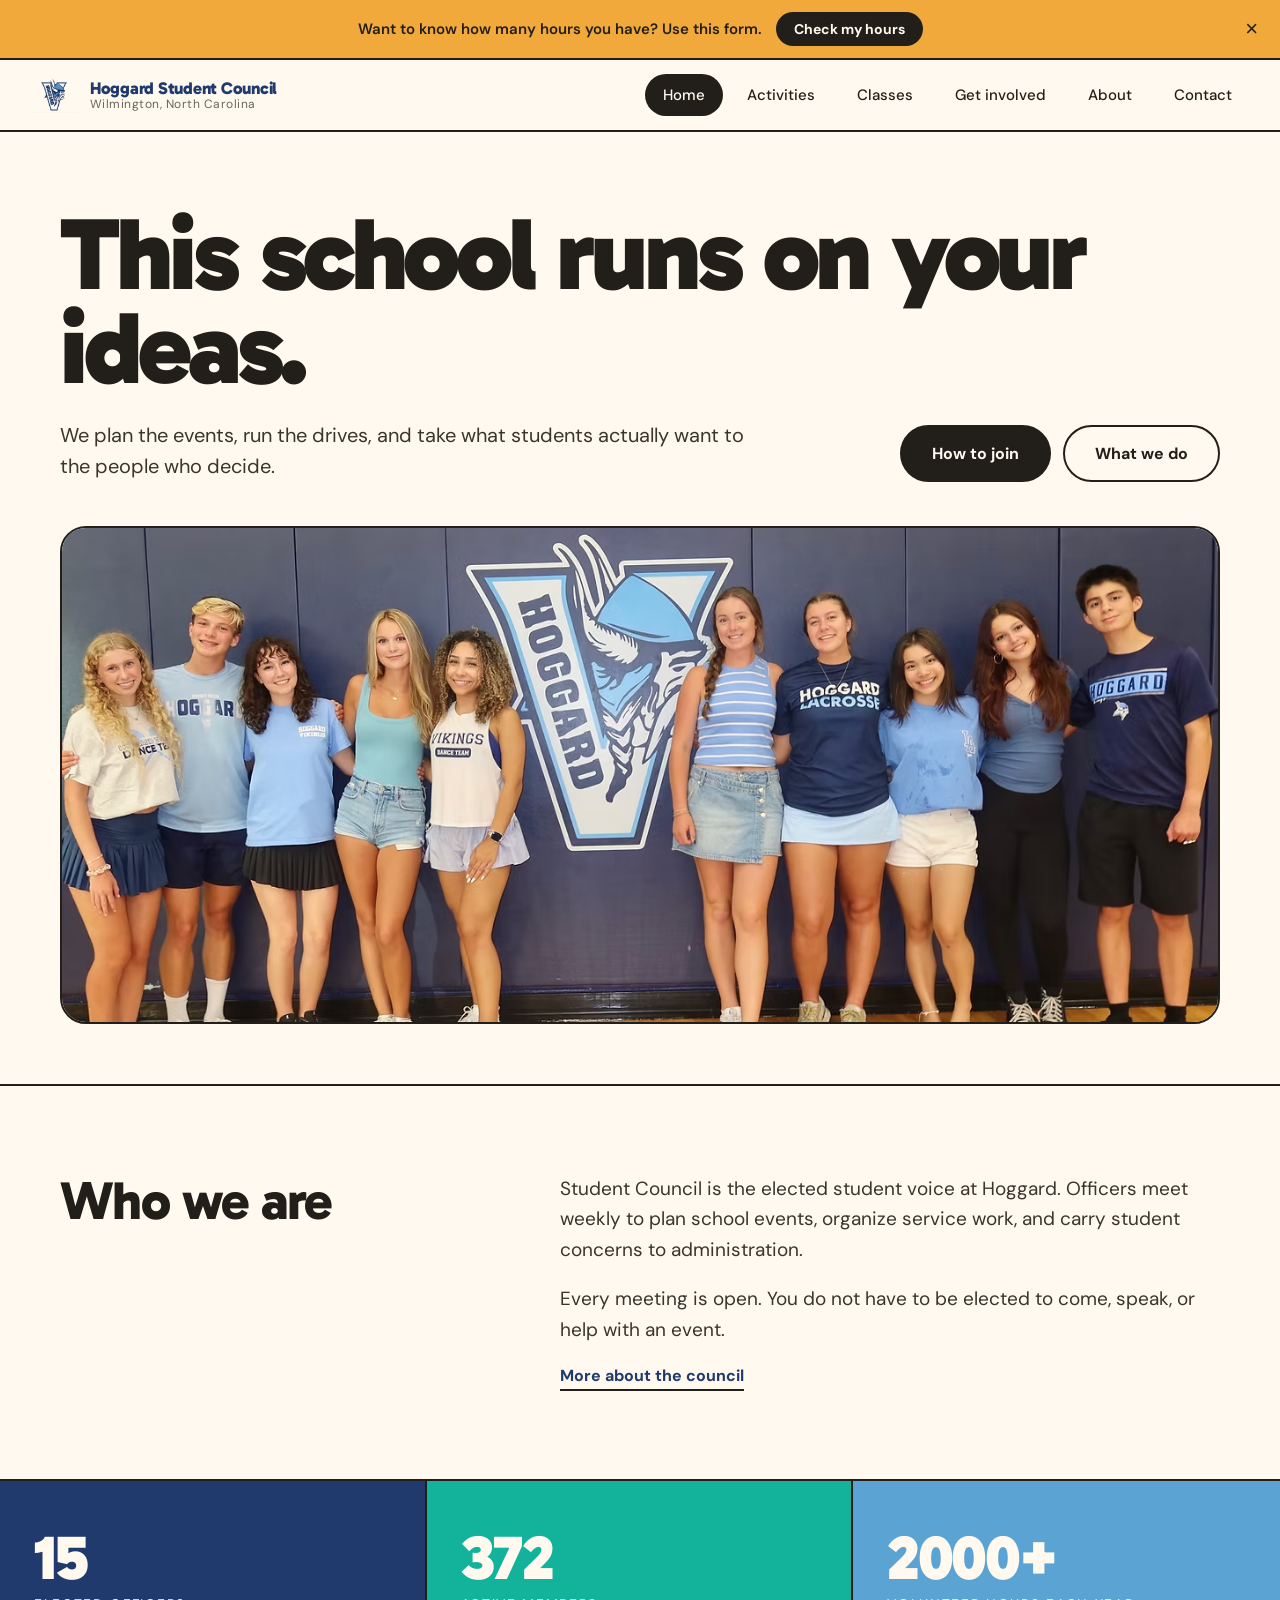
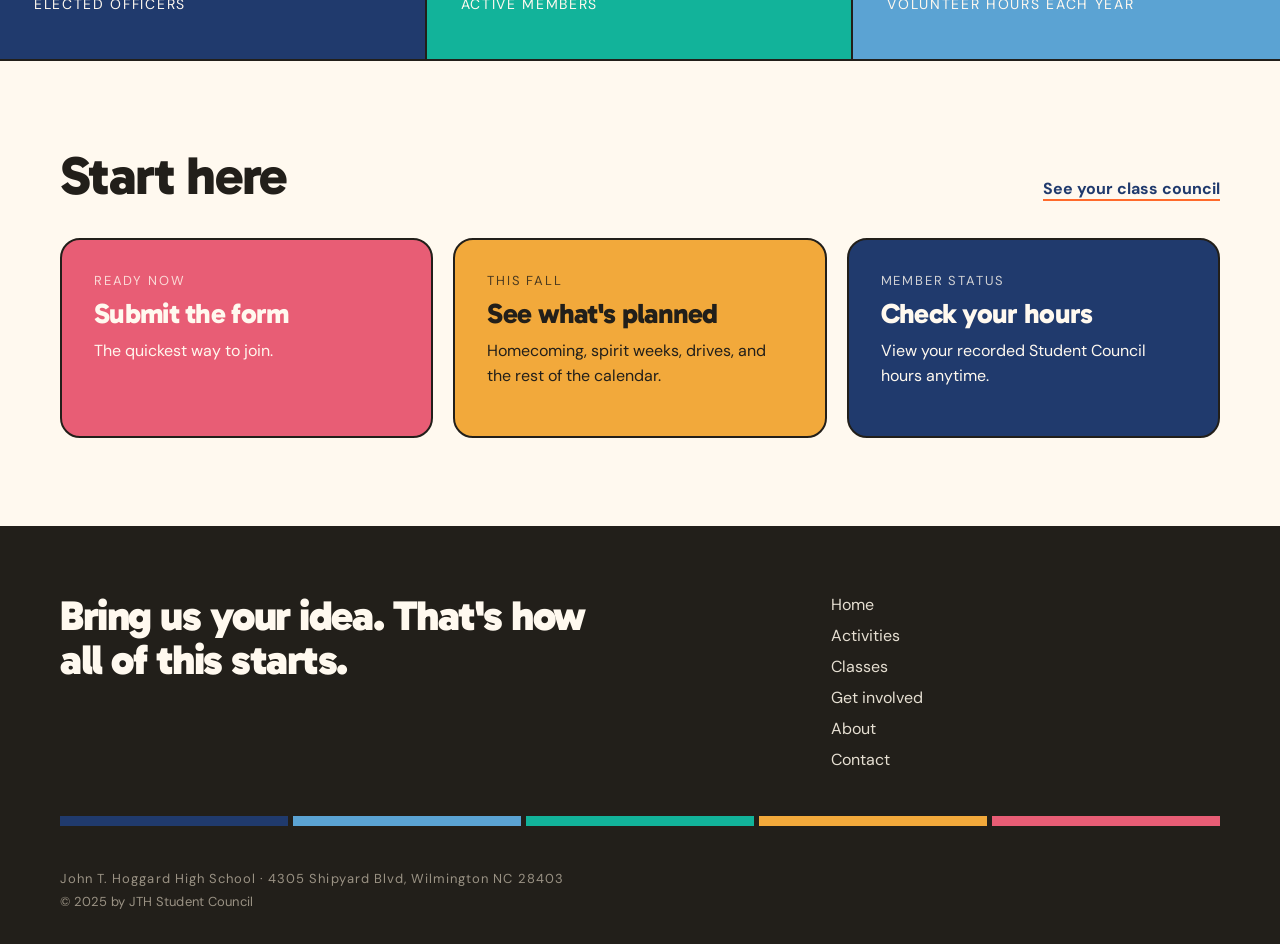
<file: index.html>
<!DOCTYPE html>
<html lang="en">
<head>
<meta charset="utf-8">
<meta name="viewport" content="width=device-width, initial-scale=1">
<title>Hoggard Student Council</title>
<meta name="description" content="Student Council at John T. Hoggard High School — meetings, events, classes, and how to get involved.">
<link rel="preconnect" href="https://fonts.googleapis.com">
<link rel="preconnect" href="https://fonts.gstatic.com" crossorigin>
<link href="https://fonts.googleapis.com/css2?family=Gabarito:wght@500;600;700;800;900&family=DM+Sans:opsz,wght@9..40,400;9..40,500;9..40,700&display=swap" rel="stylesheet">
<link rel="icon" type="image/png" href="assets/favicon.png">
<link rel="stylesheet" href="assets/styles.css">
<script src="assets/nav.js" defer></script>
</head>
<body>

<div class="hours-banner" id="hours-banner">
  <span class="hours-banner-text">Want to know how many hours you have? Use this form.</span>
  <a href="https://docs.google.com/forms/d/e/1FAIpQLScogmnDwf92Gzd6Z391cQ0J_jlADng7BORsAsleHs7_L-g8Vw/viewform?usp=header" class="hours-banner-btn" target="_blank" rel="noopener">Check my hours</a>
  <button class="hours-banner-close" id="hours-banner-close" aria-label="Dismiss this banner">&times;</button>
</div>
<script>
  try {
    if (localStorage.getItem('hoursBannerDismissed') === '1') {
      document.getElementById('hours-banner').style.display = 'none';
    }
  } catch (e) {}
</script>

<header class="site-header">
  <a class="brand" href="index.html">
    <img class="brand-mark" src="assets/favicon.png" alt="Hoggard Student Council logo">
    <span class="brand-text">
      <span class="brand-name">Hoggard Student Council</span>
      <span class="brand-sub">Wilmington, North Carolina</span>
    </span>
  </a>
  <button class="nav-toggle" aria-label="Menu" aria-expanded="false">
    <svg class="icon-open" viewBox="0 0 24 24" fill="none" stroke="currentColor" stroke-width="2" stroke-linecap="round"><line x1="3" y1="6" x2="21" y2="6"/><line x1="3" y1="12" x2="21" y2="12"/><line x1="3" y1="18" x2="21" y2="18"/></svg>
    <svg class="icon-close" viewBox="0 0 24 24" fill="none" stroke="currentColor" stroke-width="2" stroke-linecap="round"><line x1="5" y1="5" x2="19" y2="19"/><line x1="19" y1="5" x2="5" y2="19"/></svg>
  </button>
  <nav class="primary-nav">
    <a href="index.html" class="active">Home</a>
    <a href="activities.html">Activities</a>
    <a href="classes-seniors.html">Classes</a>
    <a href="join.html">Get involved</a>
    <a href="about.html">About</a>
    <a href="contact.html">Contact</a>
  </nav>
</header>

<main>

  <section class="hero-banner">
    <div class="wrap">
      <h1>This school runs on your ideas.</h1>
      <div class="hero-copy-row">
        <p>We plan the events, run the drives, and take what students actually want to the people who decide.</p>
        <div class="hero-actions">
          <a href="join.html" class="btn btn-solid">How to join</a>
          <a href="activities.html" class="btn btn-outline">What we do</a>
        </div>
      </div>
    </div>
    <div class="hero-photo">
      <img class="photo-fill" src="assets/img/studcoofficers.avif" alt="Student Council officers">
    </div>
  </section>

  <section class="section border-b">
    <div class="wrap intro-grid">
      <h2>Who we are</h2>
      <div class="intro-copy">
        <p>Student Council is the elected student voice at Hoggard. Officers meet weekly to plan school events, organize service work, and carry student concerns to administration.</p>
        <p>Every meeting is open. You do not have to be elected to come, speak, or help with an event.</p>
        <a href="about.html" class="more-link">More about the council</a>
      </div>
    </div>
  </section>

  <section class="stats-band">
    <div class="stat bg-navy">
      <span class="stat-n">15</span>
      <span class="stat-label">Elected officers</span>
    </div>
    <div class="stat bg-teal">
      <span class="stat-n">372</span>
      <span class="stat-label">Active members</span>
    </div>
    <div class="stat bg-sky">
      <span class="stat-n" style="color: var(--paper);">2000+</span>
      <span class="stat-label" style="color: var(--paper);">Volunteer hours each year</span>
    </div>
  </section>

  <section class="section">
    <div class="wrap" style="display: grid; gap: 34px;">
      <div class="title-row">
        <h2>Start here</h2>
        <a href="classes-seniors.html" class="link">See your class council</a>
      </div>
      <div class="card-grid-3">
        <a class="shortcut-card bg-coral" href="https://docs.google.com/forms/d/e/1FAIpQLSemTT3yfd8wEFdOIlHddeWFXZtVncG6wV61OJwXkWG0Eixldw/viewform?usp=publish-editor" target="_blank" rel="noopener">
          <span class="kicker">Ready now</span>
          <span class="title">Submit the form</span>
          <span class="body">The quickest way to join.</span>
        </a>
        <a class="shortcut-card bg-gold" href="activities.html">
          <span class="kicker">This fall</span>
          <span class="title">See what's planned</span>
          <span class="body">Homecoming, spirit weeks, drives, and the rest of the calendar.</span>
        </a>
        <a class="shortcut-card bg-navy" href="https://docs.google.com/forms/d/e/1FAIpQLScogmnDwf92Gzd6Z391cQ0J_jlADng7BORsAsleHs7_L-g8Vw/viewform?usp=header" target="_blank" rel="noopener">
          <span class="kicker">Member status</span>
          <span class="title">Check your hours</span>
          <span class="body">View your recorded Student Council hours anytime.</span>
        </a>
      </div>
    </div>
  </section>

</main>

<footer class="site-footer">
  <div class="footer-wrap">
    <div class="footer-top">
      <span class="footer-headline">Bring us your idea. That's how all of this starts.</span>
      <nav class="footer-nav">
        <a href="index.html">Home</a>
        <a href="activities.html">Activities</a>
        <a href="classes-seniors.html">Classes</a>
        <a href="join.html">Get involved</a>
        <a href="about.html">About</a>
        <a href="contact.html">Contact</a>
      </nav>
    </div>
    <div class="footer-stripe">
      <div class="bg-navy"></div>
      <div class="bg-sky"></div>
      <div class="bg-teal"></div>
      <div class="bg-gold"></div>
      <div class="bg-coral"></div>
    </div>
    <div style="display: grid; gap: 6px;">
      <span class="footer-address">John T. Hoggard High School &middot; 4305 Shipyard Blvd, Wilmington NC 28403</span>
      <span class="footer-copyright">&copy; 2025 by JTH Student Council</span>
    </div>
  </div>
</footer>

</body>
</html>
</file>
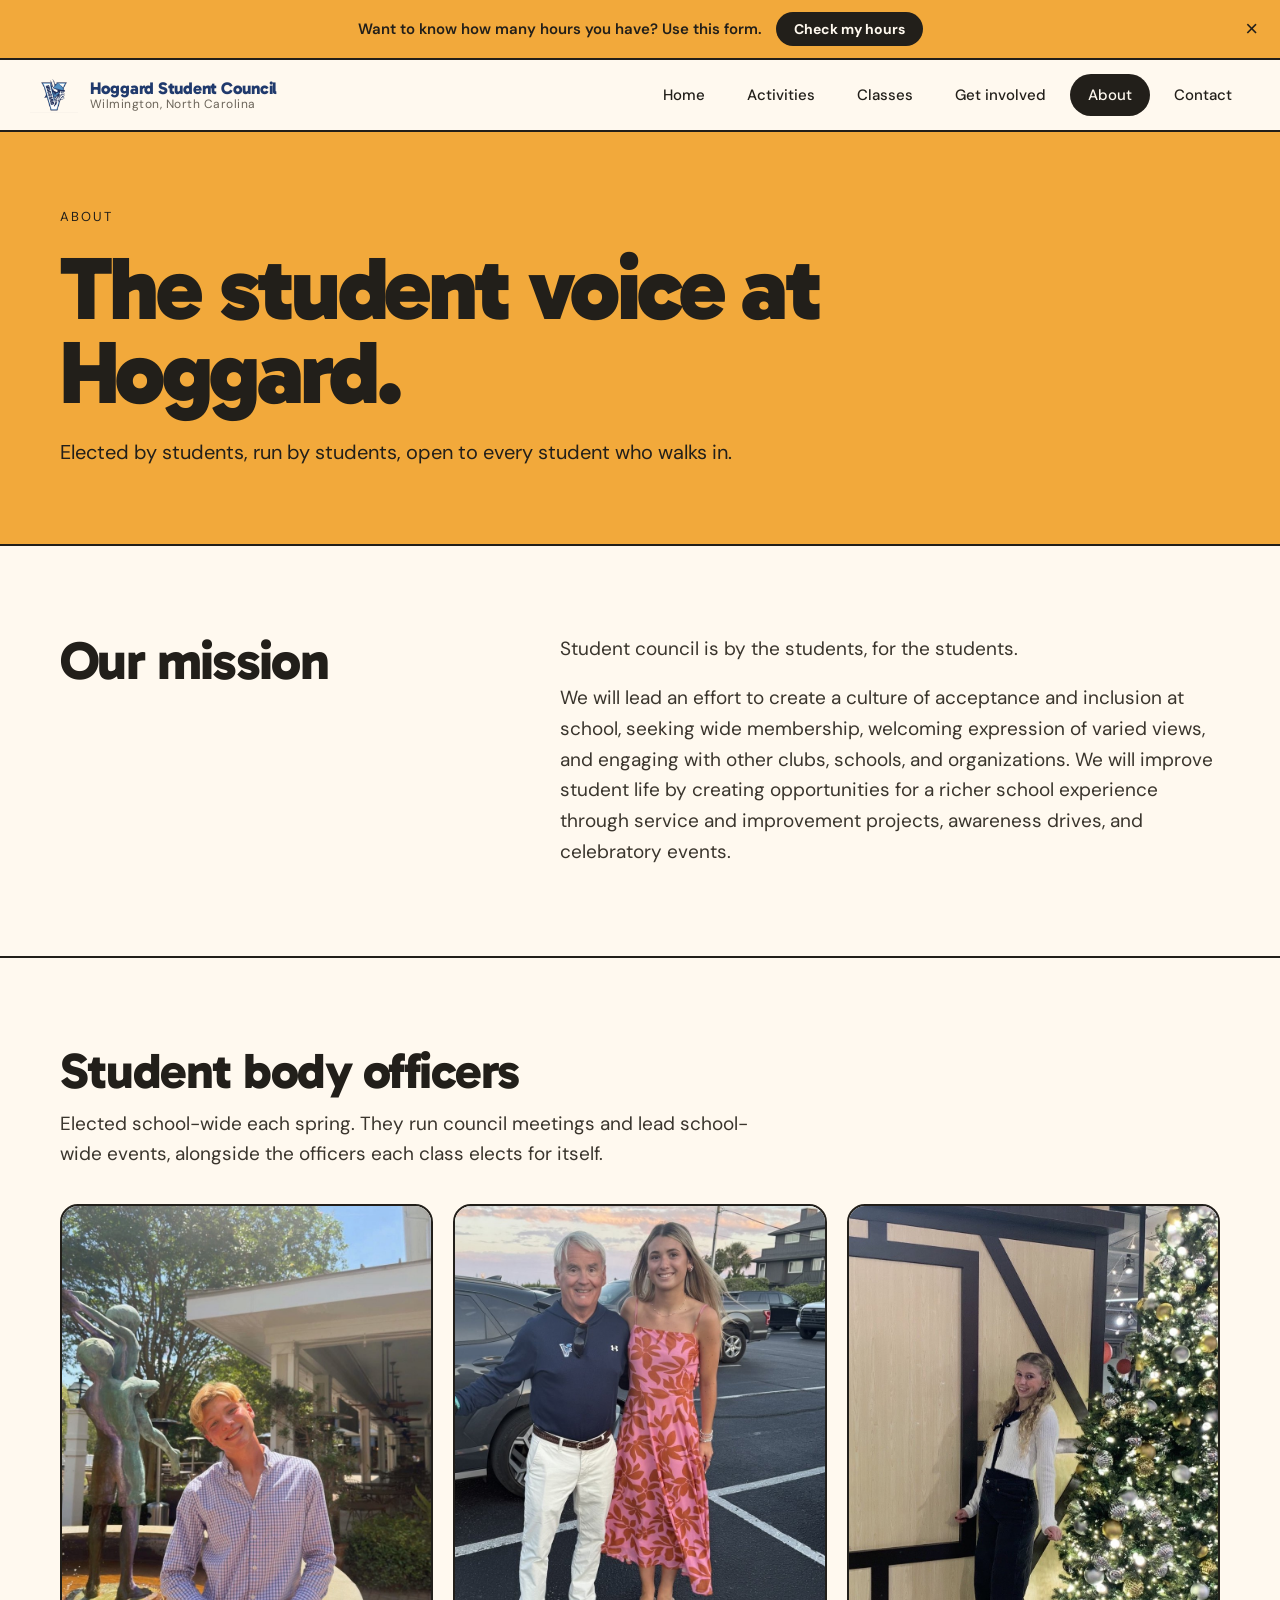
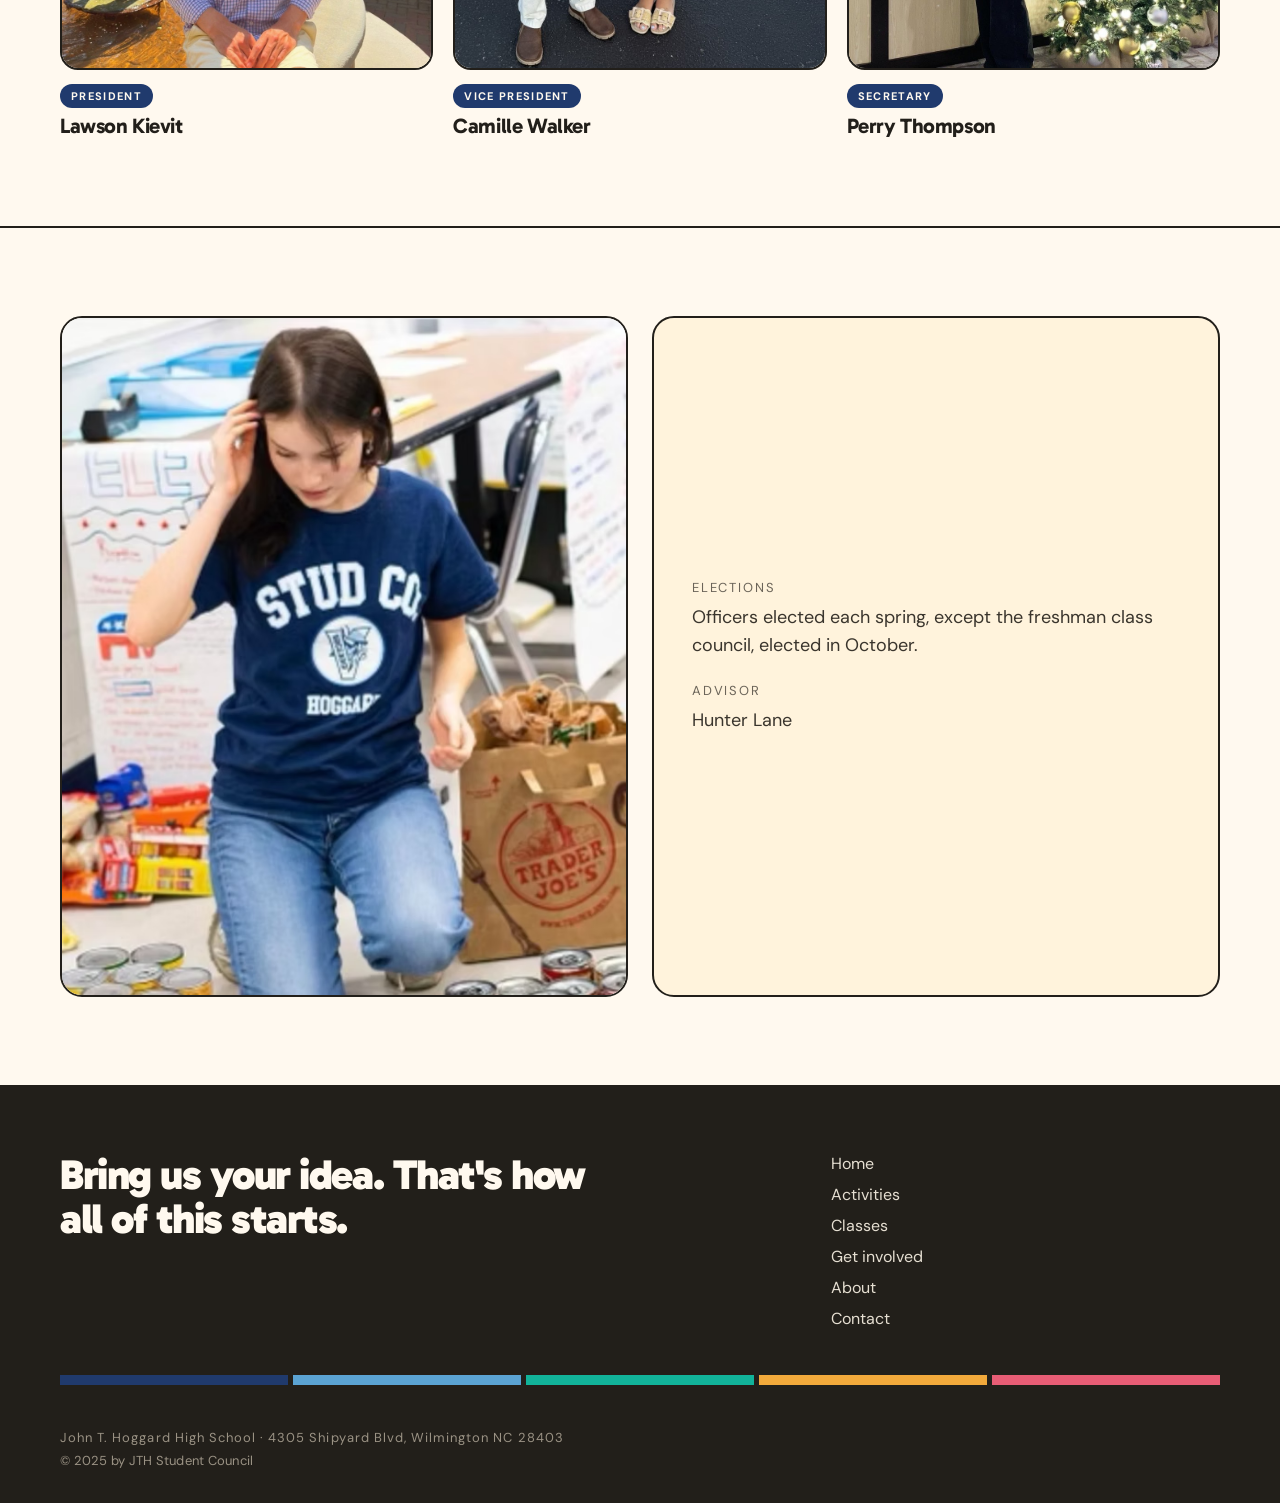
<file: about.html>
<!DOCTYPE html>
<html lang="en">
<head>
<meta charset="utf-8">
<meta name="viewport" content="width=device-width, initial-scale=1">
<title>About — Hoggard Student Council</title>
<meta name="description" content="The mission of Hoggard Student Council and how student body and class council officers work together.">
<link rel="preconnect" href="https://fonts.googleapis.com">
<link rel="preconnect" href="https://fonts.gstatic.com" crossorigin>
<link href="https://fonts.googleapis.com/css2?family=Gabarito:wght@500;600;700;800;900&family=DM+Sans:opsz,wght@9..40,400;9..40,500;9..40,700&display=swap" rel="stylesheet">
<link rel="icon" type="image/png" href="assets/favicon.png">
<link rel="stylesheet" href="assets/styles.css">
<script src="assets/nav.js" defer></script>
</head>
<body>

<div class="hours-banner" id="hours-banner">
  <span class="hours-banner-text">Want to know how many hours you have? Use this form.</span>
  <a href="https://docs.google.com/forms/d/e/1FAIpQLScogmnDwf92Gzd6Z391cQ0J_jlADng7BORsAsleHs7_L-g8Vw/viewform?usp=header" class="hours-banner-btn" target="_blank" rel="noopener">Check my hours</a>
  <button class="hours-banner-close" id="hours-banner-close" aria-label="Dismiss this banner">&times;</button>
</div>
<script>
  try {
    if (localStorage.getItem('hoursBannerDismissed') === '1') {
      document.getElementById('hours-banner').style.display = 'none';
    }
  } catch (e) {}
</script>

<header class="site-header">
  <a class="brand" href="index.html">
    <img class="brand-mark" src="assets/favicon.png" alt="Hoggard Student Council logo">
    <span class="brand-text">
      <span class="brand-name">Hoggard Student Council</span>
      <span class="brand-sub">Wilmington, North Carolina</span>
    </span>
  </a>
  <button class="nav-toggle" aria-label="Menu" aria-expanded="false">
    <svg class="icon-open" viewBox="0 0 24 24" fill="none" stroke="currentColor" stroke-width="2" stroke-linecap="round"><line x1="3" y1="6" x2="21" y2="6"/><line x1="3" y1="12" x2="21" y2="12"/><line x1="3" y1="18" x2="21" y2="18"/></svg>
    <svg class="icon-close" viewBox="0 0 24 24" fill="none" stroke="currentColor" stroke-width="2" stroke-linecap="round"><line x1="5" y1="5" x2="19" y2="19"/><line x1="19" y1="5" x2="5" y2="19"/></svg>
  </button>
  <nav class="primary-nav">
    <a href="index.html">Home</a>
    <a href="activities.html">Activities</a>
    <a href="classes-seniors.html">Classes</a>
    <a href="join.html">Get involved</a>
    <a href="about.html" class="active">About</a>
    <a href="contact.html">Contact</a>
  </nav>
</header>

<main>

  <section class="page-header hdr-gold">
    <div class="wrap">
      <span class="eyebrow">About</span>
      <h1>The student voice at Hoggard.</h1>
      <p>Elected by students, run by students, open to every student who walks in.</p>
    </div>
  </section>

  <section class="section border-b">
    <div class="wrap intro-grid">
      <h2>Our mission</h2>
      <div class="intro-copy">
        <p>Student council is by the students, for the students.</p>
        <p>We will lead an effort to create a culture of acceptance and inclusion at school, seeking wide membership, welcoming expression of varied views, and engaging with other clubs, schools, and organizations. We will improve student life by creating opportunities for a richer school experience through service and improvement projects, awareness drives, and celebratory events.</p>
      </div>
    </div>
  </section>

  <section class="section border-b">
    <div class="wrap" style="display: grid; gap: 34px;">
      <div class="class-heading">
        <h2>Student body officers</h2>
        <p>Elected school-wide each spring. They run council meetings and lead school-wide events, alongside the officers each class elects for itself.</p>
      </div>
      <div class="officer-grid">
        <div class="officer-card">
          <div class="officer-photo"><img class="photo-fill" src="assets/img/officers/sb-president-lawson-kievit.jpg" alt="Lawson Kievit"></div>
          <div class="officer-meta">
            <span class="role-pill bg-navy">President</span>
            <span class="officer-name">Lawson Kievit</span>
          </div>
        </div>
        <div class="officer-card">
          <div class="officer-photo"><img class="photo-fill" src="assets/img/officers/sb-vp-camille-walker.jpg" alt="Camille Walker"></div>
          <div class="officer-meta">
            <span class="role-pill bg-navy">Vice President</span>
            <span class="officer-name">Camille Walker</span>
          </div>
        </div>
        <div class="officer-card">
          <div class="officer-photo"><img class="photo-fill" src="assets/img/officers/sb-secretary-perry-thompson.jpg" alt="Perry Thompson"></div>
          <div class="officer-meta">
            <span class="role-pill bg-navy">Secretary</span>
            <span class="officer-name">Perry Thompson</span>
          </div>
        </div>
      </div>
    </div>
  </section>

  <section class="section">
    <div class="wrap about-photo-row">
      <div class="about-photo-frame">
        <img class="photo-fill" src="assets/img/random.avif" alt="Student Council">
      </div>
      <div class="info-card">
        <div class="field">
          <span class="label">Elections</span>
          <span class="note">Officers elected each spring, except the freshman class council, elected in October.</span>
        </div>
        <div class="field">
          <span class="label">Advisor</span>
          <span class="note">Hunter Lane</span>
        </div>
      </div>
    </div>
  </section>

</main>

<footer class="site-footer">
  <div class="footer-wrap">
    <div class="footer-top">
      <span class="footer-headline">Bring us your idea. That's how all of this starts.</span>
      <nav class="footer-nav">
        <a href="index.html">Home</a>
        <a href="activities.html">Activities</a>
        <a href="classes-seniors.html">Classes</a>
        <a href="join.html">Get involved</a>
        <a href="about.html">About</a>
        <a href="contact.html">Contact</a>
      </nav>
    </div>
    <div class="footer-stripe">
      <div class="bg-navy"></div>
      <div class="bg-sky"></div>
      <div class="bg-teal"></div>
      <div class="bg-gold"></div>
      <div class="bg-coral"></div>
    </div>
    <div style="display: grid; gap: 6px;">
      <span class="footer-address">John T. Hoggard High School &middot; 4305 Shipyard Blvd, Wilmington NC 28403</span>
      <span class="footer-copyright">&copy; 2025 by JTH Student Council</span>
    </div>
  </div>
</footer>

</body>
</html>
</file>
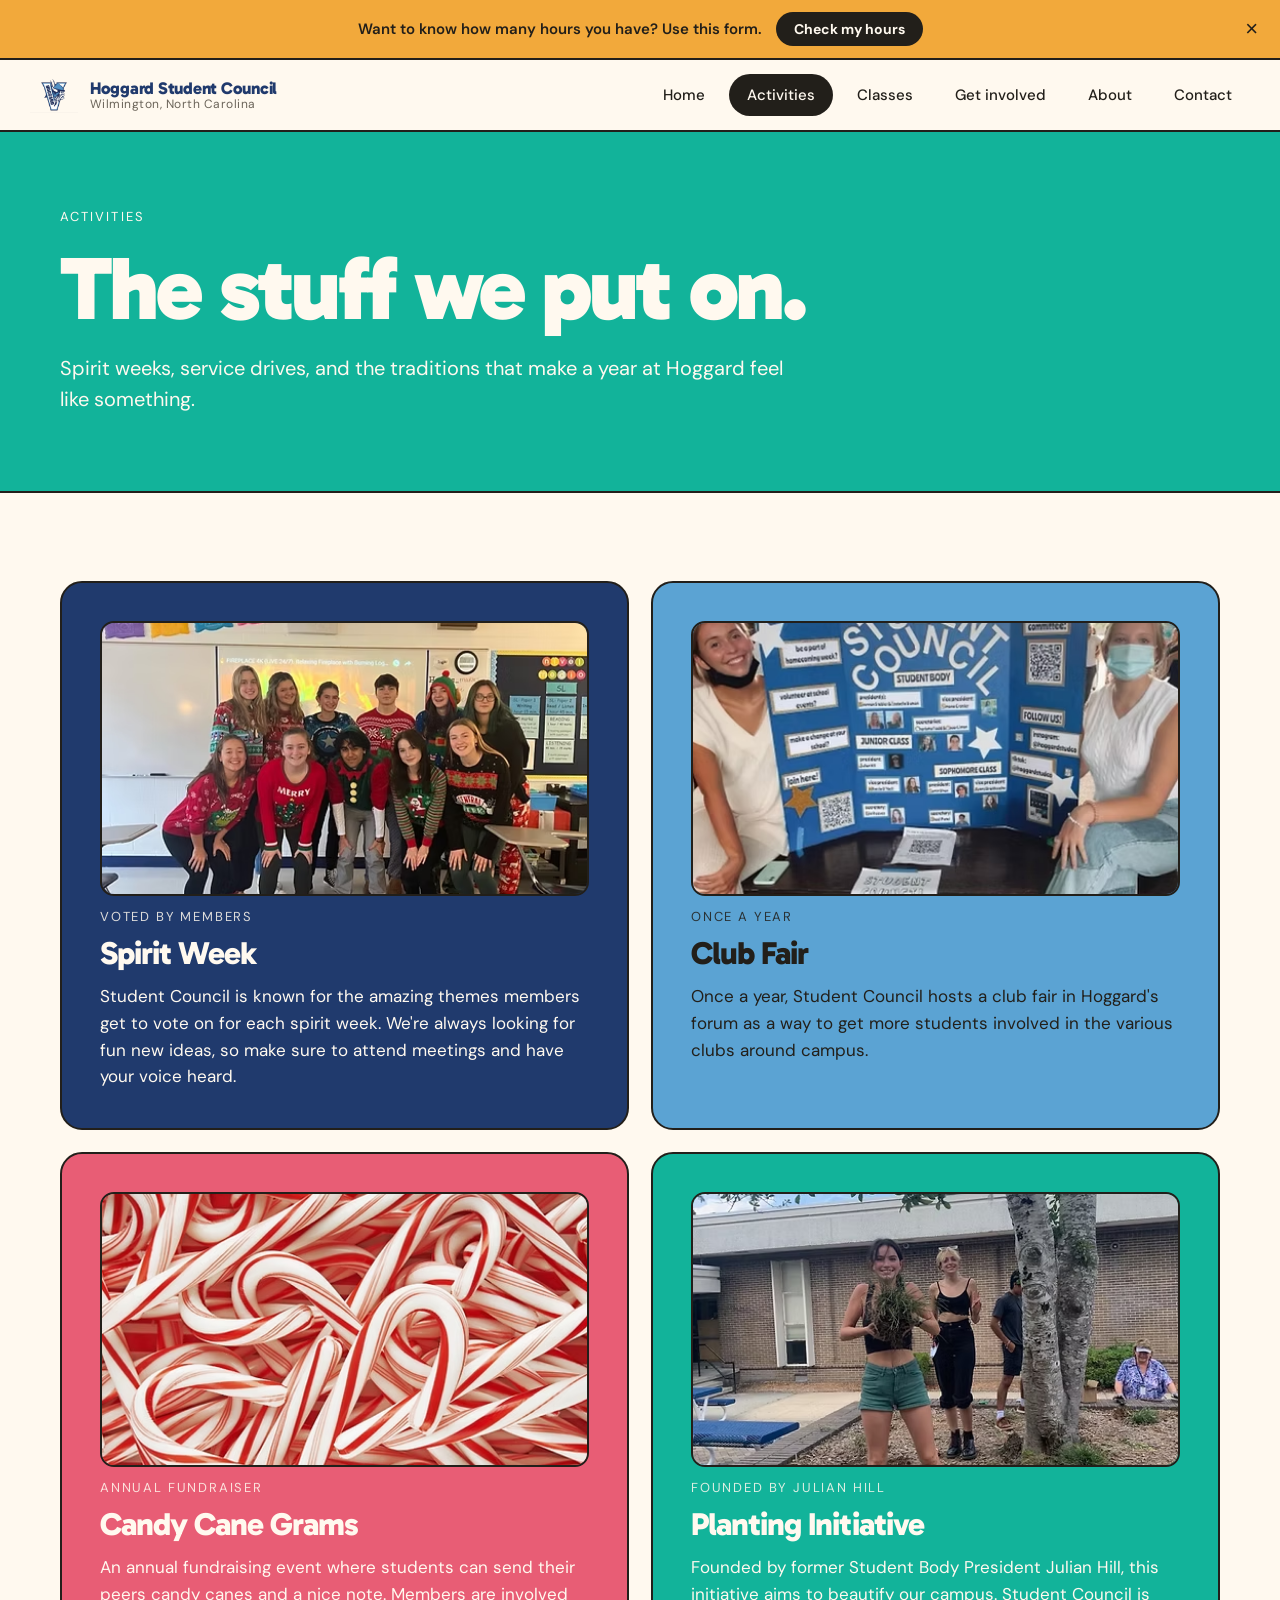
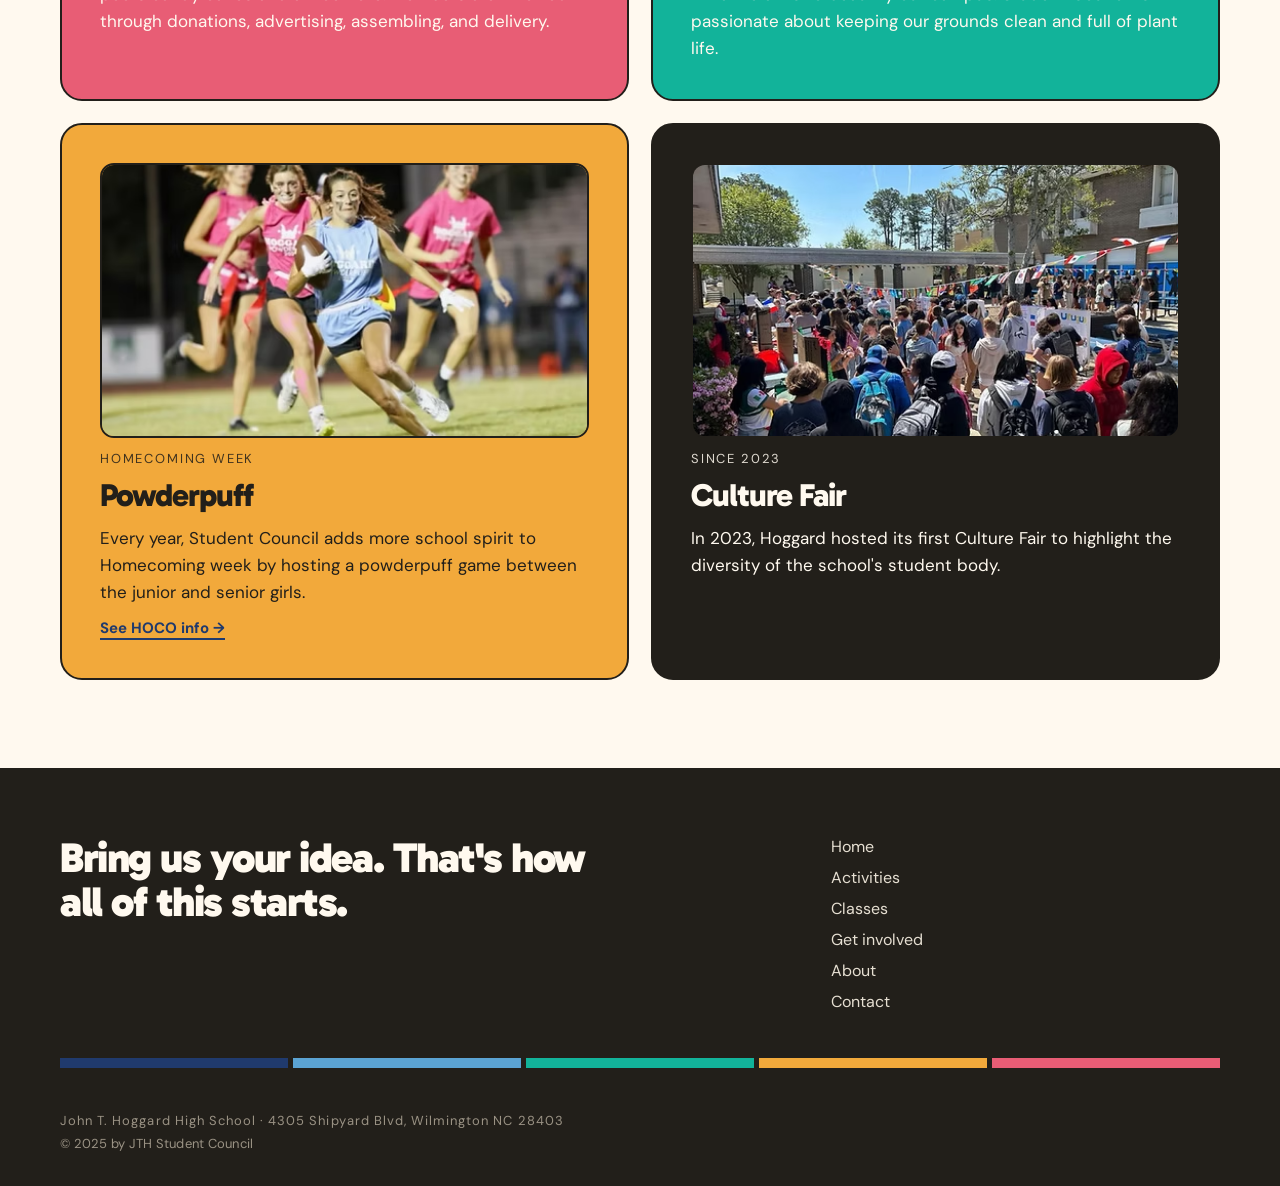
<file: activities.html>
<!DOCTYPE html>
<html lang="en">
<head>
<meta charset="utf-8">
<meta name="viewport" content="width=device-width, initial-scale=1">
<title>Activities — Hoggard Student Council</title>
<meta name="description" content="Spirit weeks, service drives, and the traditions Hoggard Student Council puts on all year.">
<link rel="preconnect" href="https://fonts.googleapis.com">
<link rel="preconnect" href="https://fonts.gstatic.com" crossorigin>
<link href="https://fonts.googleapis.com/css2?family=Gabarito:wght@500;600;700;800;900&family=DM+Sans:opsz,wght@9..40,400;9..40,500;9..40,700&display=swap" rel="stylesheet">
<link rel="icon" type="image/png" href="assets/favicon.png">
<link rel="stylesheet" href="assets/styles.css">
<script src="assets/nav.js" defer></script>
</head>
<body>

<div class="hours-banner" id="hours-banner">
  <span class="hours-banner-text">Want to know how many hours you have? Use this form.</span>
  <a href="https://docs.google.com/forms/d/e/1FAIpQLScogmnDwf92Gzd6Z391cQ0J_jlADng7BORsAsleHs7_L-g8Vw/viewform?usp=header" class="hours-banner-btn" target="_blank" rel="noopener">Check my hours</a>
  <button class="hours-banner-close" id="hours-banner-close" aria-label="Dismiss this banner">&times;</button>
</div>
<script>
  try {
    if (localStorage.getItem('hoursBannerDismissed') === '1') {
      document.getElementById('hours-banner').style.display = 'none';
    }
  } catch (e) {}
</script>

<header class="site-header">
  <a class="brand" href="index.html">
    <img class="brand-mark" src="assets/favicon.png" alt="Hoggard Student Council logo">
    <span class="brand-text">
      <span class="brand-name">Hoggard Student Council</span>
      <span class="brand-sub">Wilmington, North Carolina</span>
    </span>
  </a>
  <button class="nav-toggle" aria-label="Menu" aria-expanded="false">
    <svg class="icon-open" viewBox="0 0 24 24" fill="none" stroke="currentColor" stroke-width="2" stroke-linecap="round"><line x1="3" y1="6" x2="21" y2="6"/><line x1="3" y1="12" x2="21" y2="12"/><line x1="3" y1="18" x2="21" y2="18"/></svg>
    <svg class="icon-close" viewBox="0 0 24 24" fill="none" stroke="currentColor" stroke-width="2" stroke-linecap="round"><line x1="5" y1="5" x2="19" y2="19"/><line x1="19" y1="5" x2="5" y2="19"/></svg>
  </button>
  <nav class="primary-nav">
    <a href="index.html">Home</a>
    <a href="activities.html" class="active">Activities</a>
    <a href="classes-seniors.html">Classes</a>
    <a href="join.html">Get involved</a>
    <a href="about.html">About</a>
    <a href="contact.html">Contact</a>
  </nav>
</header>

<main>

  <section class="page-header hdr-teal">
    <div class="wrap">
      <span class="eyebrow">Activities</span>
      <h1>The stuff we put on.</h1>
      <p>Spirit weeks, service drives, and the traditions that make a year at Hoggard feel like something.</p>
    </div>
  </section>

  <section class="section">
    <div class="wrap card-grid-2">
      <div class="activity-card bg-navy">
        <div class="activity-photo"><img class="photo-fill" src="assets/img/spiritweek.avif" alt="Spirit Week"></div>
        <span class="season">Voted by members</span>
        <span class="title">Spirit Week</span>
        <span class="body">Student Council is known for the amazing themes members get to vote on for each spirit week. We're always looking for fun new ideas, so make sure to attend meetings and have your voice heard.</span>
      </div>
      <div class="activity-card bg-sky">
        <div class="activity-photo"><img class="photo-fill" src="assets/img/clubfair.avif" alt="Club Fair"></div>
        <span class="season">Once a year</span>
        <span class="title">Club Fair</span>
        <span class="body">Once a year, Student Council hosts a club fair in Hoggard's forum as a way to get more students involved in the various clubs around campus.</span>
      </div>
      <div class="activity-card bg-coral">
        <div class="activity-photo"><img class="photo-fill" src="assets/img/candycanegrams.avif" alt="Candy Cane Grams"></div>
        <span class="season">Annual fundraiser</span>
        <span class="title">Candy Cane Grams</span>
        <span class="body">An annual fundraising event where students can send their peers candy canes and a nice note. Members are involved through donations, advertising, assembling, and delivery.</span>
      </div>
      <div class="activity-card bg-teal">
        <div class="activity-photo"><img class="photo-fill" src="assets/img/plantinginitiative.avif" alt="Planting Initiative"></div>
        <span class="season">Founded by Julian Hill</span>
        <span class="title">Planting Initiative</span>
        <span class="body">Founded by former Student Body President Julian Hill, this initiative aims to beautify our campus. Student Council is passionate about keeping our grounds clean and full of plant life.</span>
      </div>
      <div class="activity-card bg-gold">
        <div class="activity-photo"><img class="photo-fill" src="assets/img/powderpuff.avif" alt="Powderpuff"></div>
        <span class="season">Homecoming week</span>
        <span class="title">Powderpuff</span>
        <span class="body">Every year, Student Council adds more school spirit to Homecoming week by hosting a powderpuff game between the junior and senior girls.</span>
        <a href="https://sites.google.com/nhcs.net/hoggardhomecoming2022/home" class="card-link" target="_blank" rel="noopener">See HOCO info &rarr;</a>
      </div>
      <div class="activity-card bg-ink">
        <div class="activity-photo"><img class="photo-fill" src="assets/img/culturefair.avif" alt="Culture Fair"></div>
        <span class="season">Since 2023</span>
        <span class="title">Culture Fair</span>
        <span class="body">In 2023, Hoggard hosted its first Culture Fair to highlight the diversity of the school's student body.</span>
      </div>
    </div>
  </section>

</main>

<footer class="site-footer">
  <div class="footer-wrap">
    <div class="footer-top">
      <span class="footer-headline">Bring us your idea. That's how all of this starts.</span>
      <nav class="footer-nav">
        <a href="index.html">Home</a>
        <a href="activities.html">Activities</a>
        <a href="classes-seniors.html">Classes</a>
        <a href="join.html">Get involved</a>
        <a href="about.html">About</a>
        <a href="contact.html">Contact</a>
      </nav>
    </div>
    <div class="footer-stripe">
      <div class="bg-navy"></div>
      <div class="bg-sky"></div>
      <div class="bg-teal"></div>
      <div class="bg-gold"></div>
      <div class="bg-coral"></div>
    </div>
    <div style="display: grid; gap: 6px;">
      <span class="footer-address">John T. Hoggard High School &middot; 4305 Shipyard Blvd, Wilmington NC 28403</span>
      <span class="footer-copyright">&copy; 2025 by JTH Student Council</span>
    </div>
  </div>
</footer>

</body>
</html>
</file>
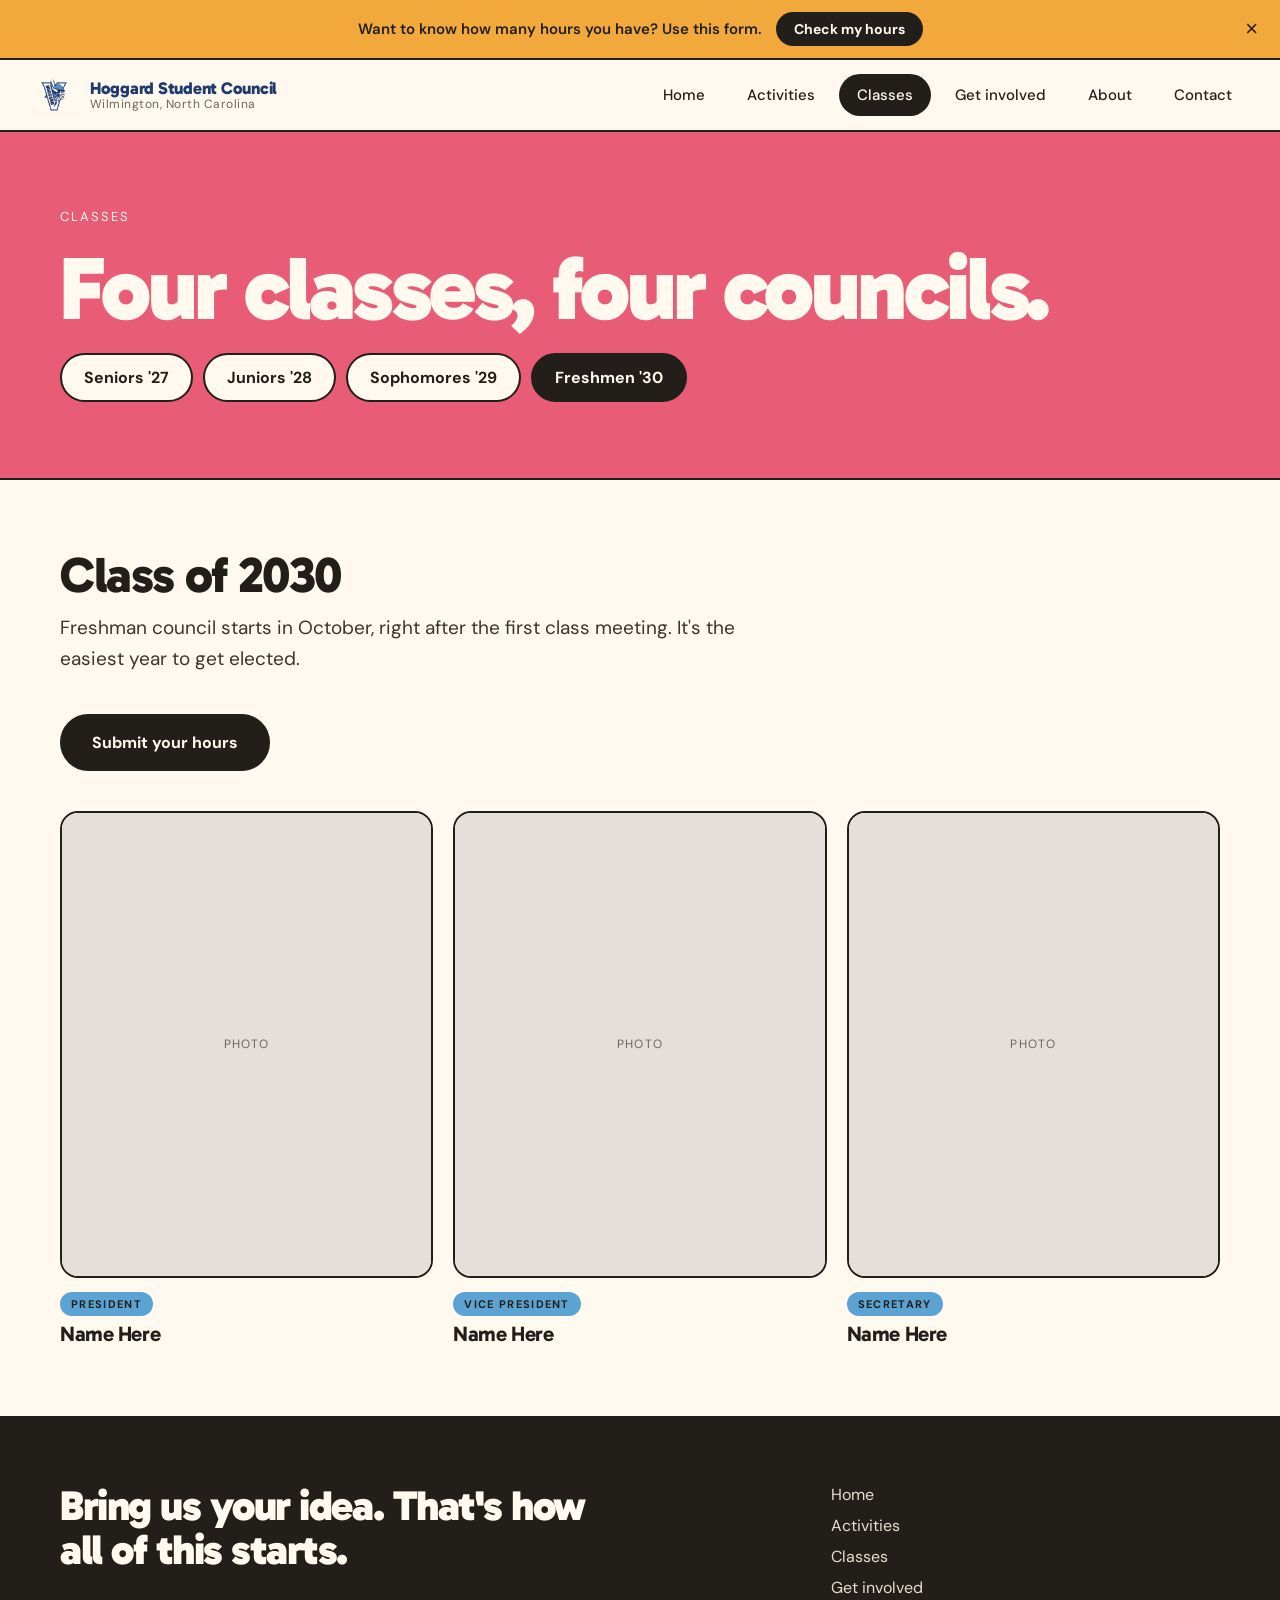
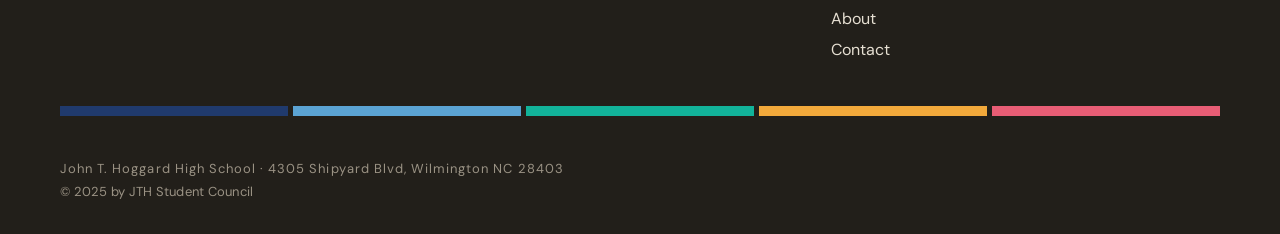
<file: classes-freshmen.html>
<!DOCTYPE html>
<html lang="en">
<head>
<meta charset="utf-8">
<meta name="viewport" content="width=device-width, initial-scale=1">
<title>Class of 2030 — Hoggard Student Council</title>
<meta name="description" content="Freshman class council officers for Hoggard Student Council.">
<link rel="preconnect" href="https://fonts.googleapis.com">
<link rel="preconnect" href="https://fonts.gstatic.com" crossorigin>
<link href="https://fonts.googleapis.com/css2?family=Gabarito:wght@500;600;700;800;900&family=DM+Sans:opsz,wght@9..40,400;9..40,500;9..40,700&display=swap" rel="stylesheet">
<link rel="icon" type="image/png" href="assets/favicon.png">
<link rel="stylesheet" href="assets/styles.css">
<script src="assets/nav.js" defer></script>
</head>
<body>

<div class="hours-banner" id="hours-banner">
  <span class="hours-banner-text">Want to know how many hours you have? Use this form.</span>
  <a href="https://docs.google.com/forms/d/e/1FAIpQLScogmnDwf92Gzd6Z391cQ0J_jlADng7BORsAsleHs7_L-g8Vw/viewform?usp=header" class="hours-banner-btn" target="_blank" rel="noopener">Check my hours</a>
  <button class="hours-banner-close" id="hours-banner-close" aria-label="Dismiss this banner">&times;</button>
</div>
<script>
  try {
    if (localStorage.getItem('hoursBannerDismissed') === '1') {
      document.getElementById('hours-banner').style.display = 'none';
    }
  } catch (e) {}
</script>

<header class="site-header">
  <a class="brand" href="index.html">
    <img class="brand-mark" src="assets/favicon.png" alt="Hoggard Student Council logo">
    <span class="brand-text">
      <span class="brand-name">Hoggard Student Council</span>
      <span class="brand-sub">Wilmington, North Carolina</span>
    </span>
  </a>
  <button class="nav-toggle" aria-label="Menu" aria-expanded="false">
    <svg class="icon-open" viewBox="0 0 24 24" fill="none" stroke="currentColor" stroke-width="2" stroke-linecap="round"><line x1="3" y1="6" x2="21" y2="6"/><line x1="3" y1="12" x2="21" y2="12"/><line x1="3" y1="18" x2="21" y2="18"/></svg>
    <svg class="icon-close" viewBox="0 0 24 24" fill="none" stroke="currentColor" stroke-width="2" stroke-linecap="round"><line x1="5" y1="5" x2="19" y2="19"/><line x1="19" y1="5" x2="5" y2="19"/></svg>
  </button>
  <nav class="primary-nav">
    <a href="index.html">Home</a>
    <a href="activities.html">Activities</a>
    <a href="classes-seniors.html" class="active">Classes</a>
    <a href="join.html">Get involved</a>
    <a href="about.html">About</a>
    <a href="contact.html">Contact</a>
  </nav>
</header>

<main>

  <section class="page-header hdr-coral">
    <div class="wrap">
      <span class="eyebrow">Classes</span>
      <h1>Four classes, four councils.</h1>
      <nav class="pill-nav">
        <a href="classes-seniors.html">Seniors '27</a>
        <a href="classes-juniors.html">Juniors '28</a>
        <a href="classes-sophomores.html">Sophomores '29</a>
        <a href="classes-freshmen.html" class="active">Freshmen '30</a>
      </nav>
    </div>
  </section>

  <section class="section" style="padding: 70px 30px;">
    <div class="wrap" style="display: grid; gap: 40px;">
      <div class="class-heading">
        <h2>Class of 2030</h2>
        <p>Freshman council starts in October, right after the first class meeting. It's the easiest year to get elected.</p>
      </div>
      <a href="https://docs.google.com/forms/d/e/1FAIpQLSd3DqUqUrKuZA8ocEsN2XdXDNHjhcEL7_kwKcWqld_VPJYhRg/viewform?usp=header" class="btn btn-solid" style="width: fit-content;" target="_blank" rel="noopener">Submit your hours</a>
      <div class="officer-grid">
        <div class="officer-card">
          <div class="officer-photo"><div class="photo-slot">Photo</div></div>
          <div class="officer-meta">
            <span class="role-pill bg-sky">President</span>
            <span class="officer-name">Name Here</span>
          </div>
        </div>
        <div class="officer-card">
          <div class="officer-photo"><div class="photo-slot">Photo</div></div>
          <div class="officer-meta">
            <span class="role-pill bg-sky">Vice President</span>
            <span class="officer-name">Name Here</span>
          </div>
        </div>
        <div class="officer-card">
          <div class="officer-photo"><div class="photo-slot">Photo</div></div>
          <div class="officer-meta">
            <span class="role-pill bg-sky">Secretary</span>
            <span class="officer-name">Name Here</span>
          </div>
        </div>
      </div>
    </div>
  </section>

</main>

<footer class="site-footer">
  <div class="footer-wrap">
    <div class="footer-top">
      <span class="footer-headline">Bring us your idea. That's how all of this starts.</span>
      <nav class="footer-nav">
        <a href="index.html">Home</a>
        <a href="activities.html">Activities</a>
        <a href="classes-seniors.html">Classes</a>
        <a href="join.html">Get involved</a>
        <a href="about.html">About</a>
        <a href="contact.html">Contact</a>
      </nav>
    </div>
    <div class="footer-stripe">
      <div class="bg-navy"></div>
      <div class="bg-sky"></div>
      <div class="bg-teal"></div>
      <div class="bg-gold"></div>
      <div class="bg-coral"></div>
    </div>
    <div style="display: grid; gap: 6px;">
      <span class="footer-address">John T. Hoggard High School &middot; 4305 Shipyard Blvd, Wilmington NC 28403</span>
      <span class="footer-copyright">&copy; 2025 by JTH Student Council</span>
    </div>
  </div>
</footer>

</body>
</html>
</file>
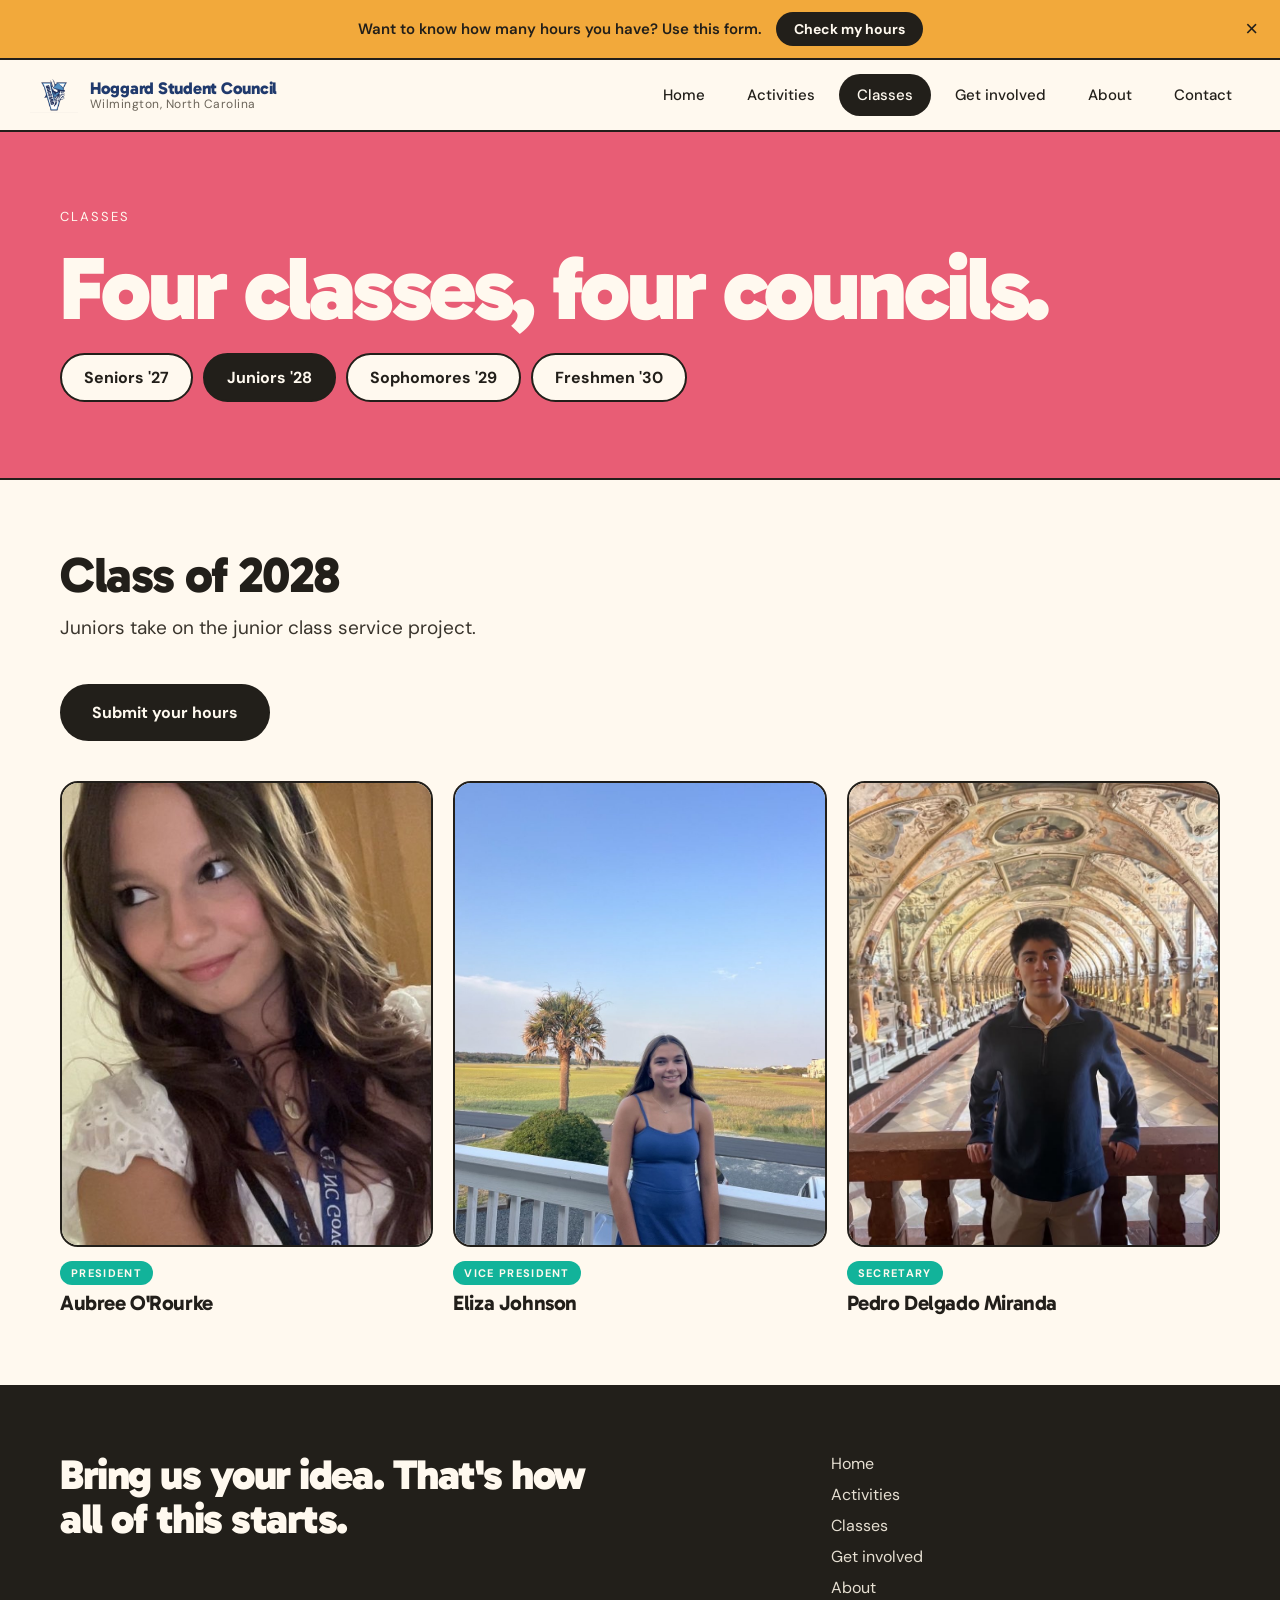
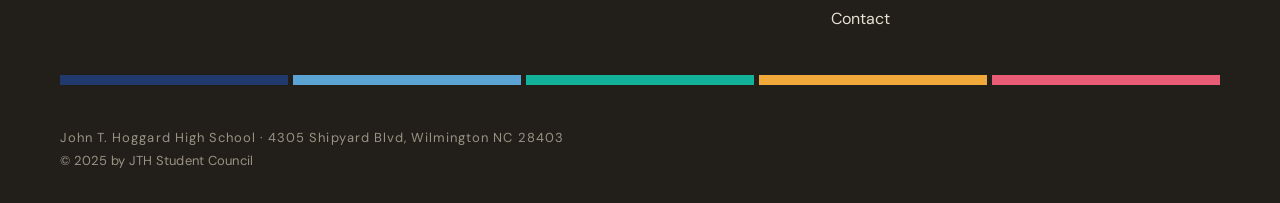
<file: classes-juniors.html>
<!DOCTYPE html>
<html lang="en">
<head>
<meta charset="utf-8">
<meta name="viewport" content="width=device-width, initial-scale=1">
<title>Class of 2028 — Hoggard Student Council</title>
<meta name="description" content="Junior class council officers for Hoggard Student Council.">
<link rel="preconnect" href="https://fonts.googleapis.com">
<link rel="preconnect" href="https://fonts.gstatic.com" crossorigin>
<link href="https://fonts.googleapis.com/css2?family=Gabarito:wght@500;600;700;800;900&family=DM+Sans:opsz,wght@9..40,400;9..40,500;9..40,700&display=swap" rel="stylesheet">
<link rel="icon" type="image/png" href="assets/favicon.png">
<link rel="stylesheet" href="assets/styles.css">
<script src="assets/nav.js" defer></script>
</head>
<body>

<div class="hours-banner" id="hours-banner">
  <span class="hours-banner-text">Want to know how many hours you have? Use this form.</span>
  <a href="https://docs.google.com/forms/d/e/1FAIpQLScogmnDwf92Gzd6Z391cQ0J_jlADng7BORsAsleHs7_L-g8Vw/viewform?usp=header" class="hours-banner-btn" target="_blank" rel="noopener">Check my hours</a>
  <button class="hours-banner-close" id="hours-banner-close" aria-label="Dismiss this banner">&times;</button>
</div>
<script>
  try {
    if (localStorage.getItem('hoursBannerDismissed') === '1') {
      document.getElementById('hours-banner').style.display = 'none';
    }
  } catch (e) {}
</script>

<header class="site-header">
  <a class="brand" href="index.html">
    <img class="brand-mark" src="assets/favicon.png" alt="Hoggard Student Council logo">
    <span class="brand-text">
      <span class="brand-name">Hoggard Student Council</span>
      <span class="brand-sub">Wilmington, North Carolina</span>
    </span>
  </a>
  <button class="nav-toggle" aria-label="Menu" aria-expanded="false">
    <svg class="icon-open" viewBox="0 0 24 24" fill="none" stroke="currentColor" stroke-width="2" stroke-linecap="round"><line x1="3" y1="6" x2="21" y2="6"/><line x1="3" y1="12" x2="21" y2="12"/><line x1="3" y1="18" x2="21" y2="18"/></svg>
    <svg class="icon-close" viewBox="0 0 24 24" fill="none" stroke="currentColor" stroke-width="2" stroke-linecap="round"><line x1="5" y1="5" x2="19" y2="19"/><line x1="19" y1="5" x2="5" y2="19"/></svg>
  </button>
  <nav class="primary-nav">
    <a href="index.html">Home</a>
    <a href="activities.html">Activities</a>
    <a href="classes-seniors.html" class="active">Classes</a>
    <a href="join.html">Get involved</a>
    <a href="about.html">About</a>
    <a href="contact.html">Contact</a>
  </nav>
</header>

<main>

  <section class="page-header hdr-coral">
    <div class="wrap">
      <span class="eyebrow">Classes</span>
      <h1>Four classes, four councils.</h1>
      <nav class="pill-nav">
        <a href="classes-seniors.html">Seniors '27</a>
        <a href="classes-juniors.html" class="active">Juniors '28</a>
        <a href="classes-sophomores.html">Sophomores '29</a>
        <a href="classes-freshmen.html">Freshmen '30</a>
      </nav>
    </div>
  </section>

  <section class="section" style="padding: 70px 30px;">
    <div class="wrap" style="display: grid; gap: 40px;">
      <div class="class-heading">
        <h2>Class of 2028</h2>
        <p>Juniors take on the junior class service project.</p>
      </div>
      <a href="https://docs.google.com/forms/d/e/1FAIpQLSfuwSgPusova4BOQFw1KeNaQoIj-fjG7msEZ9fqj24FmwEGTA/viewform?usp=publish-editor" class="btn btn-solid" style="width: fit-content;" target="_blank" rel="noopener">Submit your hours</a>
      <div class="officer-grid">
        <div class="officer-card">
          <div class="officer-photo"><img class="photo-fill" src="assets/img/officers/junior-president-aubree-orourke.jpg" alt="Aubree O'Rourke"></div>
          <div class="officer-meta">
            <span class="role-pill bg-teal">President</span>
            <span class="officer-name">Aubree O'Rourke</span>
          </div>
        </div>
        <div class="officer-card">
          <div class="officer-photo"><img class="photo-fill" src="assets/img/officers/junior-vp-eliza-johnson.jpg" alt="Eliza Johnson"></div>
          <div class="officer-meta">
            <span class="role-pill bg-teal">Vice President</span>
            <span class="officer-name">Eliza Johnson</span>
          </div>
        </div>
        <div class="officer-card">
          <div class="officer-photo"><img class="photo-fill" src="assets/img/officers/junior-secretary-pedro-delgado-miranda.jpg" alt="Pedro Delgado Miranda"></div>
          <div class="officer-meta">
            <span class="role-pill bg-teal">Secretary</span>
            <span class="officer-name">Pedro Delgado Miranda</span>
          </div>
        </div>
      </div>
    </div>
  </section>

</main>

<footer class="site-footer">
  <div class="footer-wrap">
    <div class="footer-top">
      <span class="footer-headline">Bring us your idea. That's how all of this starts.</span>
      <nav class="footer-nav">
        <a href="index.html">Home</a>
        <a href="activities.html">Activities</a>
        <a href="classes-seniors.html">Classes</a>
        <a href="join.html">Get involved</a>
        <a href="about.html">About</a>
        <a href="contact.html">Contact</a>
      </nav>
    </div>
    <div class="footer-stripe">
      <div class="bg-navy"></div>
      <div class="bg-sky"></div>
      <div class="bg-teal"></div>
      <div class="bg-gold"></div>
      <div class="bg-coral"></div>
    </div>
    <div style="display: grid; gap: 6px;">
      <span class="footer-address">John T. Hoggard High School &middot; 4305 Shipyard Blvd, Wilmington NC 28403</span>
      <span class="footer-copyright">&copy; 2025 by JTH Student Council</span>
    </div>
  </div>
</footer>

</body>
</html>
</file>
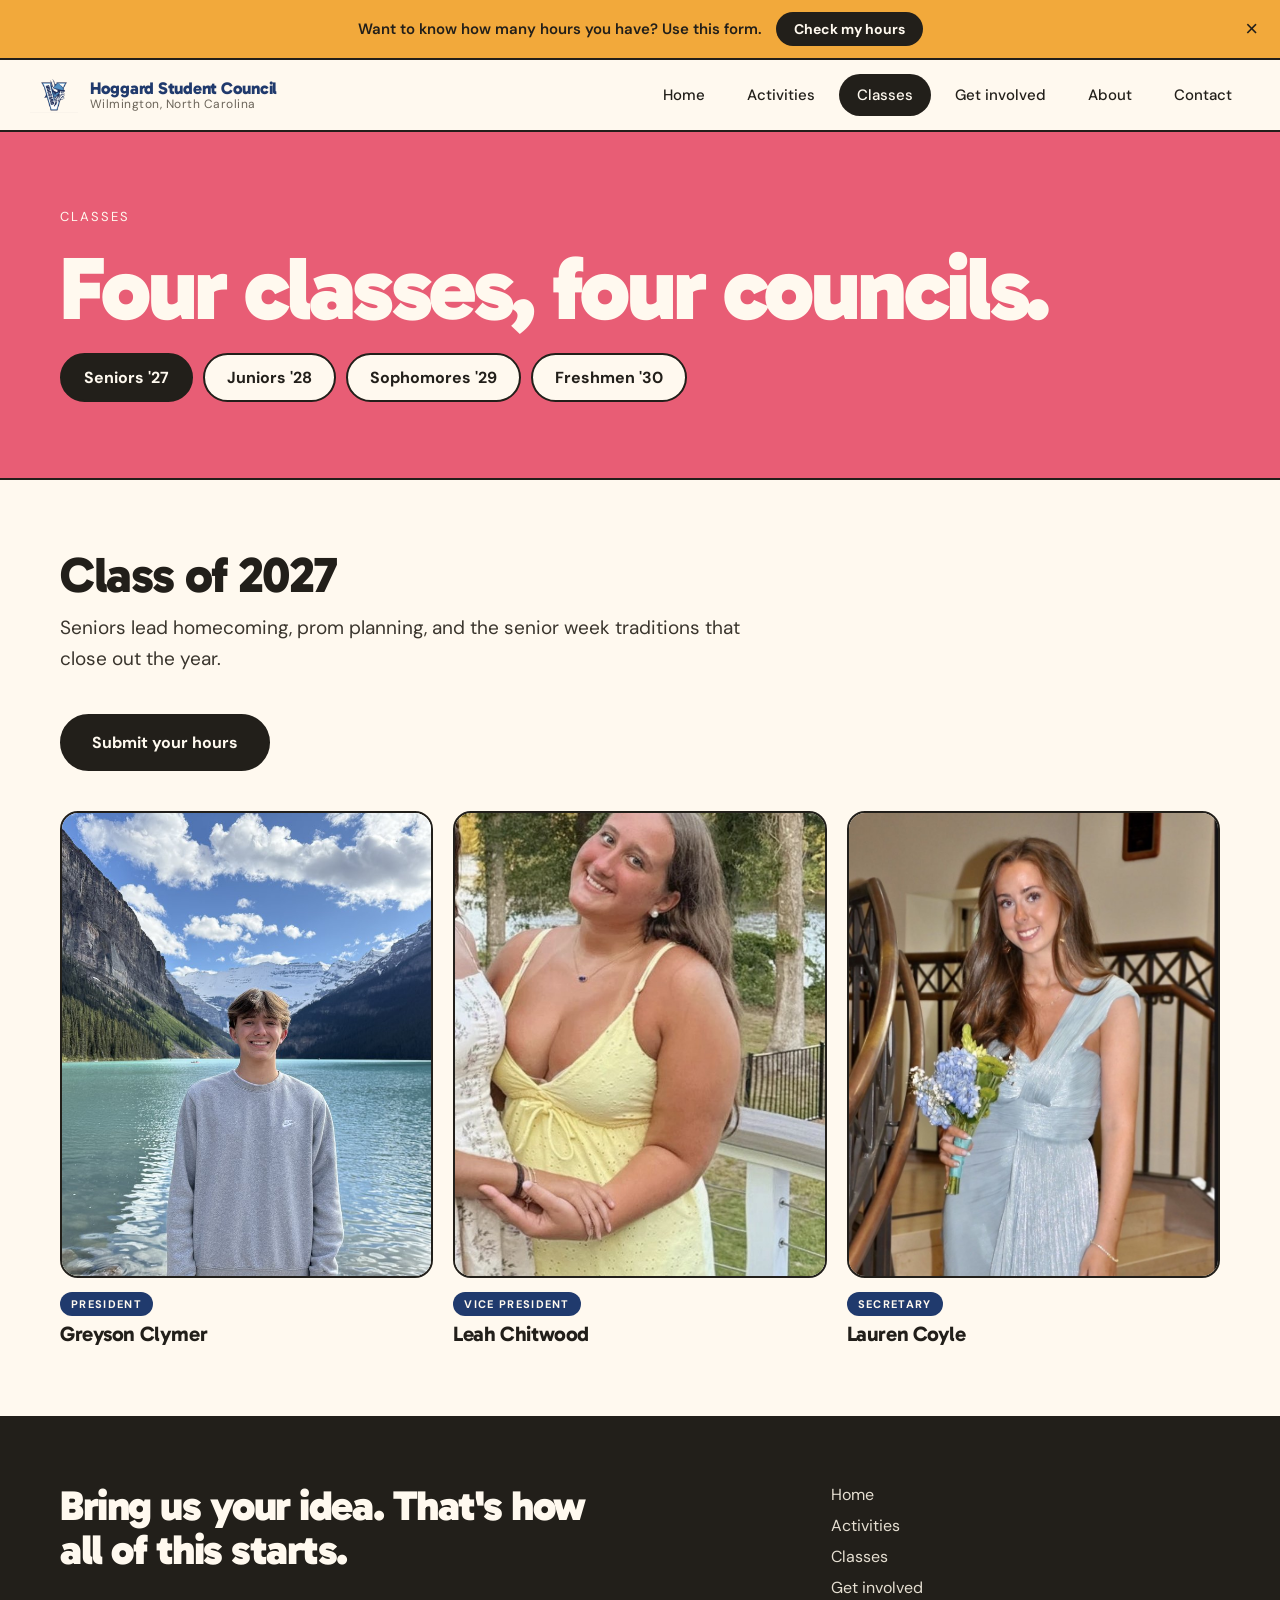
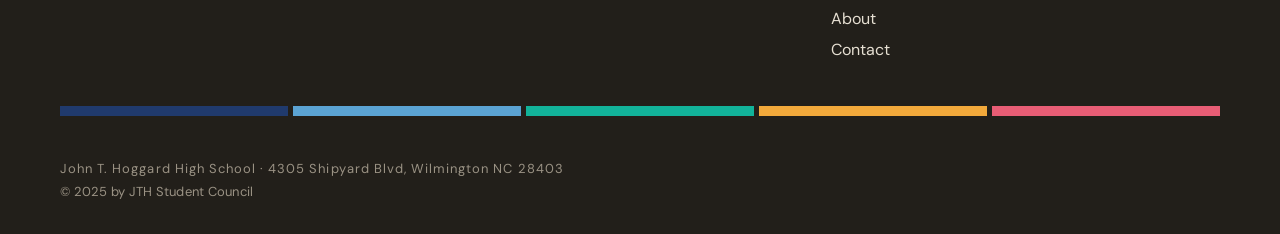
<file: classes-seniors.html>
<!DOCTYPE html>
<html lang="en">
<head>
<meta charset="utf-8">
<meta name="viewport" content="width=device-width, initial-scale=1">
<title>Class of 2027 — Hoggard Student Council</title>
<meta name="description" content="Senior class council officers for Hoggard Student Council.">
<link rel="preconnect" href="https://fonts.googleapis.com">
<link rel="preconnect" href="https://fonts.gstatic.com" crossorigin>
<link href="https://fonts.googleapis.com/css2?family=Gabarito:wght@500;600;700;800;900&family=DM+Sans:opsz,wght@9..40,400;9..40,500;9..40,700&display=swap" rel="stylesheet">
<link rel="icon" type="image/png" href="assets/favicon.png">
<link rel="stylesheet" href="assets/styles.css">
<script src="assets/nav.js" defer></script>
</head>
<body>

<div class="hours-banner" id="hours-banner">
  <span class="hours-banner-text">Want to know how many hours you have? Use this form.</span>
  <a href="https://docs.google.com/forms/d/e/1FAIpQLScogmnDwf92Gzd6Z391cQ0J_jlADng7BORsAsleHs7_L-g8Vw/viewform?usp=header" class="hours-banner-btn" target="_blank" rel="noopener">Check my hours</a>
  <button class="hours-banner-close" id="hours-banner-close" aria-label="Dismiss this banner">&times;</button>
</div>
<script>
  try {
    if (localStorage.getItem('hoursBannerDismissed') === '1') {
      document.getElementById('hours-banner').style.display = 'none';
    }
  } catch (e) {}
</script>

<header class="site-header">
  <a class="brand" href="index.html">
    <img class="brand-mark" src="assets/favicon.png" alt="Hoggard Student Council logo">
    <span class="brand-text">
      <span class="brand-name">Hoggard Student Council</span>
      <span class="brand-sub">Wilmington, North Carolina</span>
    </span>
  </a>
  <button class="nav-toggle" aria-label="Menu" aria-expanded="false">
    <svg class="icon-open" viewBox="0 0 24 24" fill="none" stroke="currentColor" stroke-width="2" stroke-linecap="round"><line x1="3" y1="6" x2="21" y2="6"/><line x1="3" y1="12" x2="21" y2="12"/><line x1="3" y1="18" x2="21" y2="18"/></svg>
    <svg class="icon-close" viewBox="0 0 24 24" fill="none" stroke="currentColor" stroke-width="2" stroke-linecap="round"><line x1="5" y1="5" x2="19" y2="19"/><line x1="19" y1="5" x2="5" y2="19"/></svg>
  </button>
  <nav class="primary-nav">
    <a href="index.html">Home</a>
    <a href="activities.html">Activities</a>
    <a href="classes-seniors.html" class="active">Classes</a>
    <a href="join.html">Get involved</a>
    <a href="about.html">About</a>
    <a href="contact.html">Contact</a>
  </nav>
</header>

<main>

  <section class="page-header hdr-coral">
    <div class="wrap">
      <span class="eyebrow">Classes</span>
      <h1>Four classes, four councils.</h1>
      <nav class="pill-nav">
        <a href="classes-seniors.html" class="active">Seniors '27</a>
        <a href="classes-juniors.html">Juniors '28</a>
        <a href="classes-sophomores.html">Sophomores '29</a>
        <a href="classes-freshmen.html">Freshmen '30</a>
      </nav>
    </div>
  </section>

  <section class="section" style="padding: 70px 30px;">
    <div class="wrap" style="display: grid; gap: 40px;">
      <div class="class-heading">
        <h2>Class of 2027</h2>
        <p>Seniors lead homecoming, prom planning, and the senior week traditions that close out the year.</p>
      </div>
      <a href="https://docs.google.com/forms/d/e/1FAIpQLSdvrEiN6nt0UxFl8qkNaIGh5sYnMjM_uAgBtEVNjhJD4HTigQ/viewform?usp=header" class="btn btn-solid" style="width: fit-content;" target="_blank" rel="noopener">Submit your hours</a>
      <div class="officer-grid">
        <div class="officer-card">
          <div class="officer-photo"><img class="photo-fill" src="assets/img/officers/senior-president-greyson-clymer.jpg" alt="Greyson Clymer"></div>
          <div class="officer-meta">
            <span class="role-pill bg-navy">President</span>
            <span class="officer-name">Greyson Clymer</span>
          </div>
        </div>
        <div class="officer-card">
          <div class="officer-photo"><img class="photo-fill" src="assets/img/officers/senior-vp-leah-chitwood.jpg" alt="Leah Chitwood"></div>
          <div class="officer-meta">
            <span class="role-pill bg-navy">Vice President</span>
            <span class="officer-name">Leah Chitwood</span>
          </div>
        </div>
        <div class="officer-card">
          <div class="officer-photo"><img class="photo-fill" src="assets/img/officers/senior-secretary-lauren-coyle.jpg" alt="Lauren Coyle"></div>
          <div class="officer-meta">
            <span class="role-pill bg-navy">Secretary</span>
            <span class="officer-name">Lauren Coyle</span>
          </div>
        </div>
      </div>
    </div>
  </section>

</main>

<footer class="site-footer">
  <div class="footer-wrap">
    <div class="footer-top">
      <span class="footer-headline">Bring us your idea. That's how all of this starts.</span>
      <nav class="footer-nav">
        <a href="index.html">Home</a>
        <a href="activities.html">Activities</a>
        <a href="classes-seniors.html">Classes</a>
        <a href="join.html">Get involved</a>
        <a href="about.html">About</a>
        <a href="contact.html">Contact</a>
      </nav>
    </div>
    <div class="footer-stripe">
      <div class="bg-navy"></div>
      <div class="bg-sky"></div>
      <div class="bg-teal"></div>
      <div class="bg-gold"></div>
      <div class="bg-coral"></div>
    </div>
    <div style="display: grid; gap: 6px;">
      <span class="footer-address">John T. Hoggard High School &middot; 4305 Shipyard Blvd, Wilmington NC 28403</span>
      <span class="footer-copyright">&copy; 2025 by JTH Student Council</span>
    </div>
  </div>
</footer>

</body>
</html>
</file>
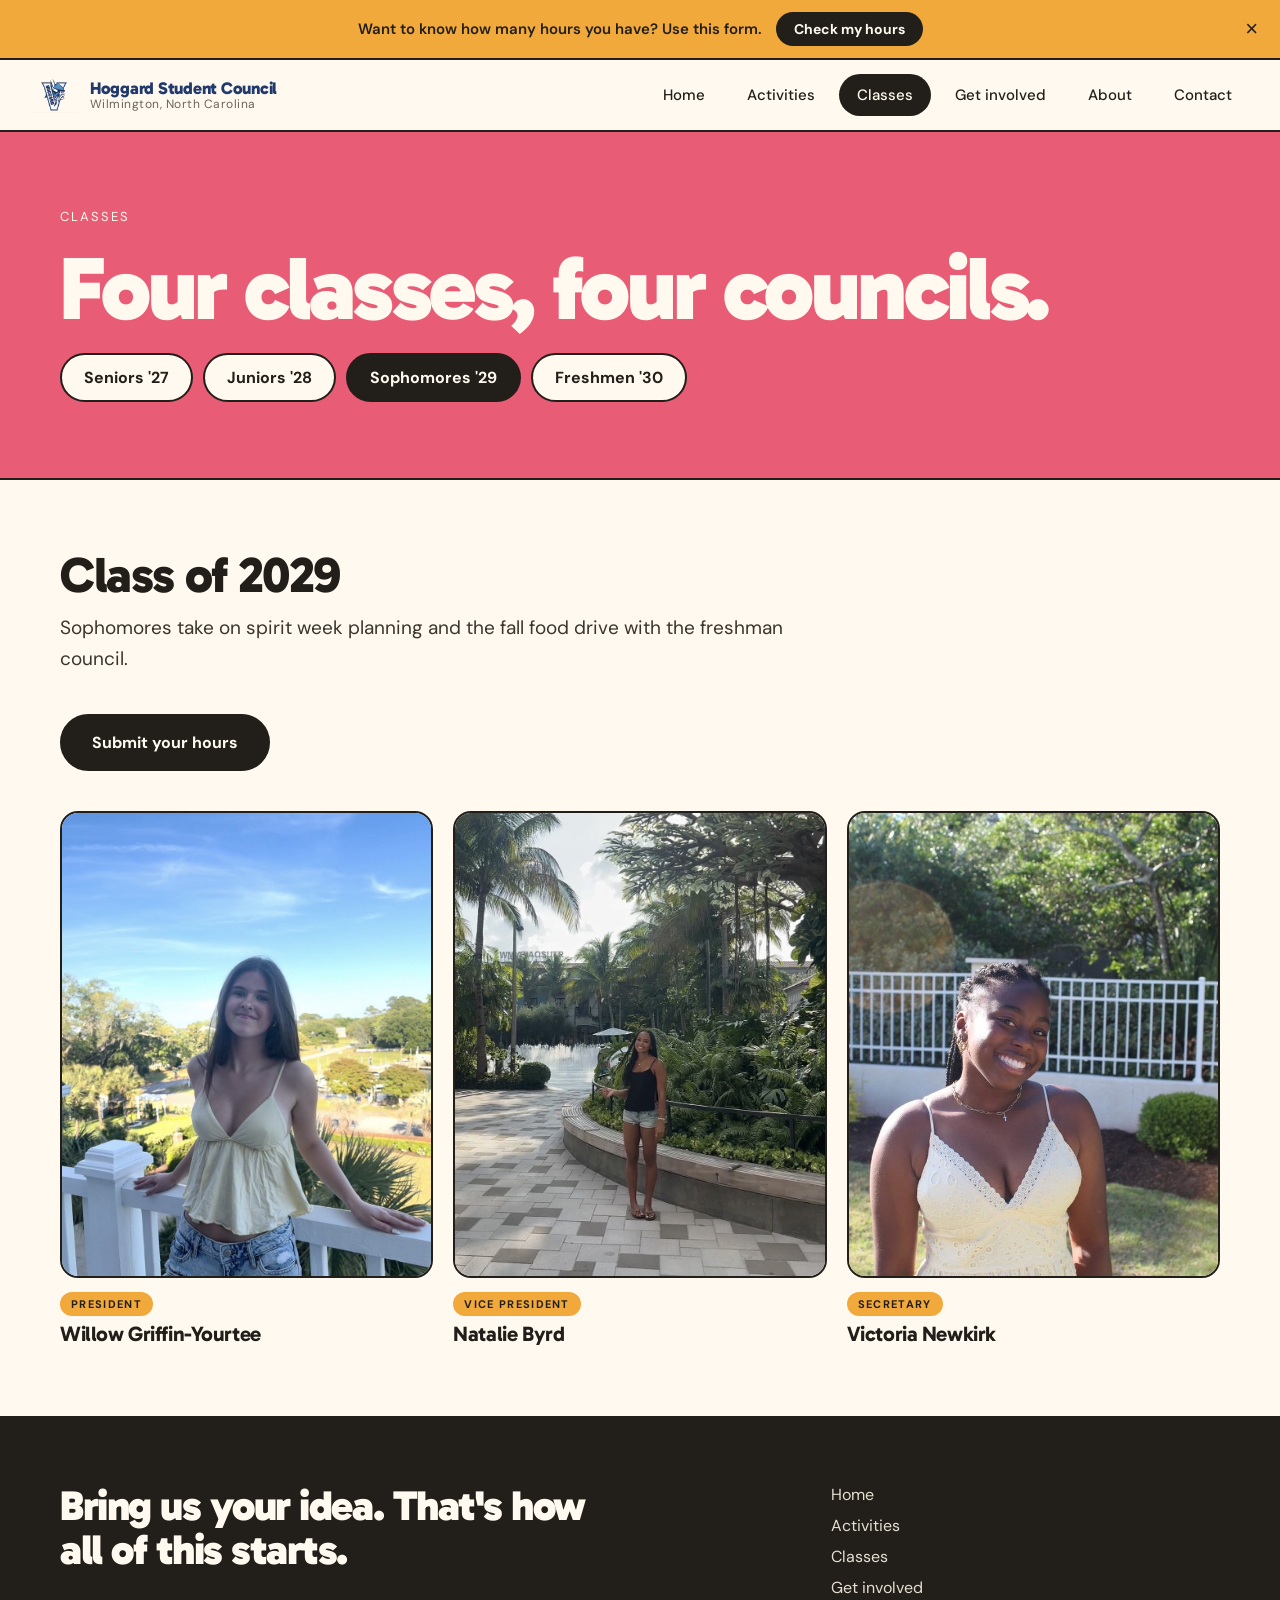
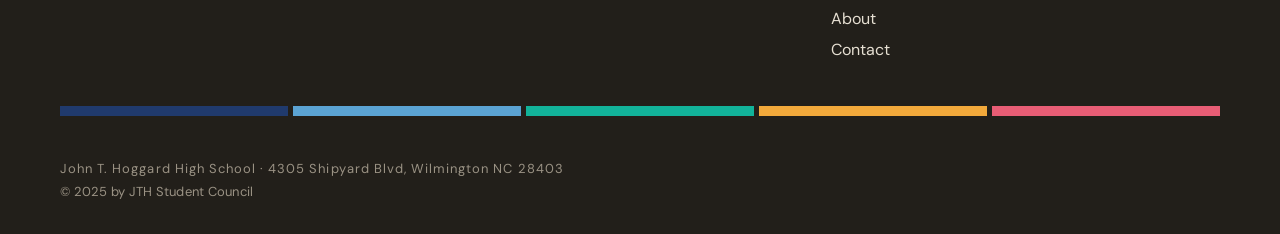
<file: classes-sophomores.html>
<!DOCTYPE html>
<html lang="en">
<head>
<meta charset="utf-8">
<meta name="viewport" content="width=device-width, initial-scale=1">
<title>Class of 2029 — Hoggard Student Council</title>
<meta name="description" content="Sophomore class council officers for Hoggard Student Council.">
<link rel="preconnect" href="https://fonts.googleapis.com">
<link rel="preconnect" href="https://fonts.gstatic.com" crossorigin>
<link href="https://fonts.googleapis.com/css2?family=Gabarito:wght@500;600;700;800;900&family=DM+Sans:opsz,wght@9..40,400;9..40,500;9..40,700&display=swap" rel="stylesheet">
<link rel="icon" type="image/png" href="assets/favicon.png">
<link rel="stylesheet" href="assets/styles.css">
<script src="assets/nav.js" defer></script>
</head>
<body>

<div class="hours-banner" id="hours-banner">
  <span class="hours-banner-text">Want to know how many hours you have? Use this form.</span>
  <a href="https://docs.google.com/forms/d/e/1FAIpQLScogmnDwf92Gzd6Z391cQ0J_jlADng7BORsAsleHs7_L-g8Vw/viewform?usp=header" class="hours-banner-btn" target="_blank" rel="noopener">Check my hours</a>
  <button class="hours-banner-close" id="hours-banner-close" aria-label="Dismiss this banner">&times;</button>
</div>
<script>
  try {
    if (localStorage.getItem('hoursBannerDismissed') === '1') {
      document.getElementById('hours-banner').style.display = 'none';
    }
  } catch (e) {}
</script>

<header class="site-header">
  <a class="brand" href="index.html">
    <img class="brand-mark" src="assets/favicon.png" alt="Hoggard Student Council logo">
    <span class="brand-text">
      <span class="brand-name">Hoggard Student Council</span>
      <span class="brand-sub">Wilmington, North Carolina</span>
    </span>
  </a>
  <button class="nav-toggle" aria-label="Menu" aria-expanded="false">
    <svg class="icon-open" viewBox="0 0 24 24" fill="none" stroke="currentColor" stroke-width="2" stroke-linecap="round"><line x1="3" y1="6" x2="21" y2="6"/><line x1="3" y1="12" x2="21" y2="12"/><line x1="3" y1="18" x2="21" y2="18"/></svg>
    <svg class="icon-close" viewBox="0 0 24 24" fill="none" stroke="currentColor" stroke-width="2" stroke-linecap="round"><line x1="5" y1="5" x2="19" y2="19"/><line x1="19" y1="5" x2="5" y2="19"/></svg>
  </button>
  <nav class="primary-nav">
    <a href="index.html">Home</a>
    <a href="activities.html">Activities</a>
    <a href="classes-seniors.html" class="active">Classes</a>
    <a href="join.html">Get involved</a>
    <a href="about.html">About</a>
    <a href="contact.html">Contact</a>
  </nav>
</header>

<main>

  <section class="page-header hdr-coral">
    <div class="wrap">
      <span class="eyebrow">Classes</span>
      <h1>Four classes, four councils.</h1>
      <nav class="pill-nav">
        <a href="classes-seniors.html">Seniors '27</a>
        <a href="classes-juniors.html">Juniors '28</a>
        <a href="classes-sophomores.html" class="active">Sophomores '29</a>
        <a href="classes-freshmen.html">Freshmen '30</a>
      </nav>
    </div>
  </section>

  <section class="section" style="padding: 70px 30px;">
    <div class="wrap" style="display: grid; gap: 40px;">
      <div class="class-heading">
        <h2>Class of 2029</h2>
        <p>Sophomores take on spirit week planning and the fall food drive with the freshman council.</p>
      </div>
      <a href="https://docs.google.com/forms/d/e/1FAIpQLSezmcEBGgMTCnsxztoozLdsQWpc2c6odpvFU_Be5kjRNcRgWw/viewform?usp=publish-editor" class="btn btn-solid" style="width: fit-content;" target="_blank" rel="noopener">Submit your hours</a>
      <div class="officer-grid">
        <div class="officer-card">
          <div class="officer-photo"><img class="photo-fill" src="assets/img/officers/sophomore-president-willow-griffin-yourtee.jpg" alt="Willow Griffin-Yourtee"></div>
          <div class="officer-meta">
            <span class="role-pill bg-gold">President</span>
            <span class="officer-name">Willow Griffin-Yourtee</span>
          </div>
        </div>
        <div class="officer-card">
          <div class="officer-photo"><img class="photo-fill" src="assets/img/officers/sophomore-vp-natalie-byrd.jpg" alt="Natalie Byrd"></div>
          <div class="officer-meta">
            <span class="role-pill bg-gold">Vice President</span>
            <span class="officer-name">Natalie Byrd</span>
          </div>
        </div>
        <div class="officer-card">
          <div class="officer-photo"><img class="photo-fill" src="assets/img/officers/sophomore-secretary-victoria-newkirk.jpg" alt="Victoria Newkirk"></div>
          <div class="officer-meta">
            <span class="role-pill bg-gold">Secretary</span>
            <span class="officer-name">Victoria Newkirk</span>
          </div>
        </div>
      </div>
    </div>
  </section>

</main>

<footer class="site-footer">
  <div class="footer-wrap">
    <div class="footer-top">
      <span class="footer-headline">Bring us your idea. That's how all of this starts.</span>
      <nav class="footer-nav">
        <a href="index.html">Home</a>
        <a href="activities.html">Activities</a>
        <a href="classes-seniors.html">Classes</a>
        <a href="join.html">Get involved</a>
        <a href="about.html">About</a>
        <a href="contact.html">Contact</a>
      </nav>
    </div>
    <div class="footer-stripe">
      <div class="bg-navy"></div>
      <div class="bg-sky"></div>
      <div class="bg-teal"></div>
      <div class="bg-gold"></div>
      <div class="bg-coral"></div>
    </div>
    <div style="display: grid; gap: 6px;">
      <span class="footer-address">John T. Hoggard High School &middot; 4305 Shipyard Blvd, Wilmington NC 28403</span>
      <span class="footer-copyright">&copy; 2025 by JTH Student Council</span>
    </div>
  </div>
</footer>

</body>
</html>
</file>
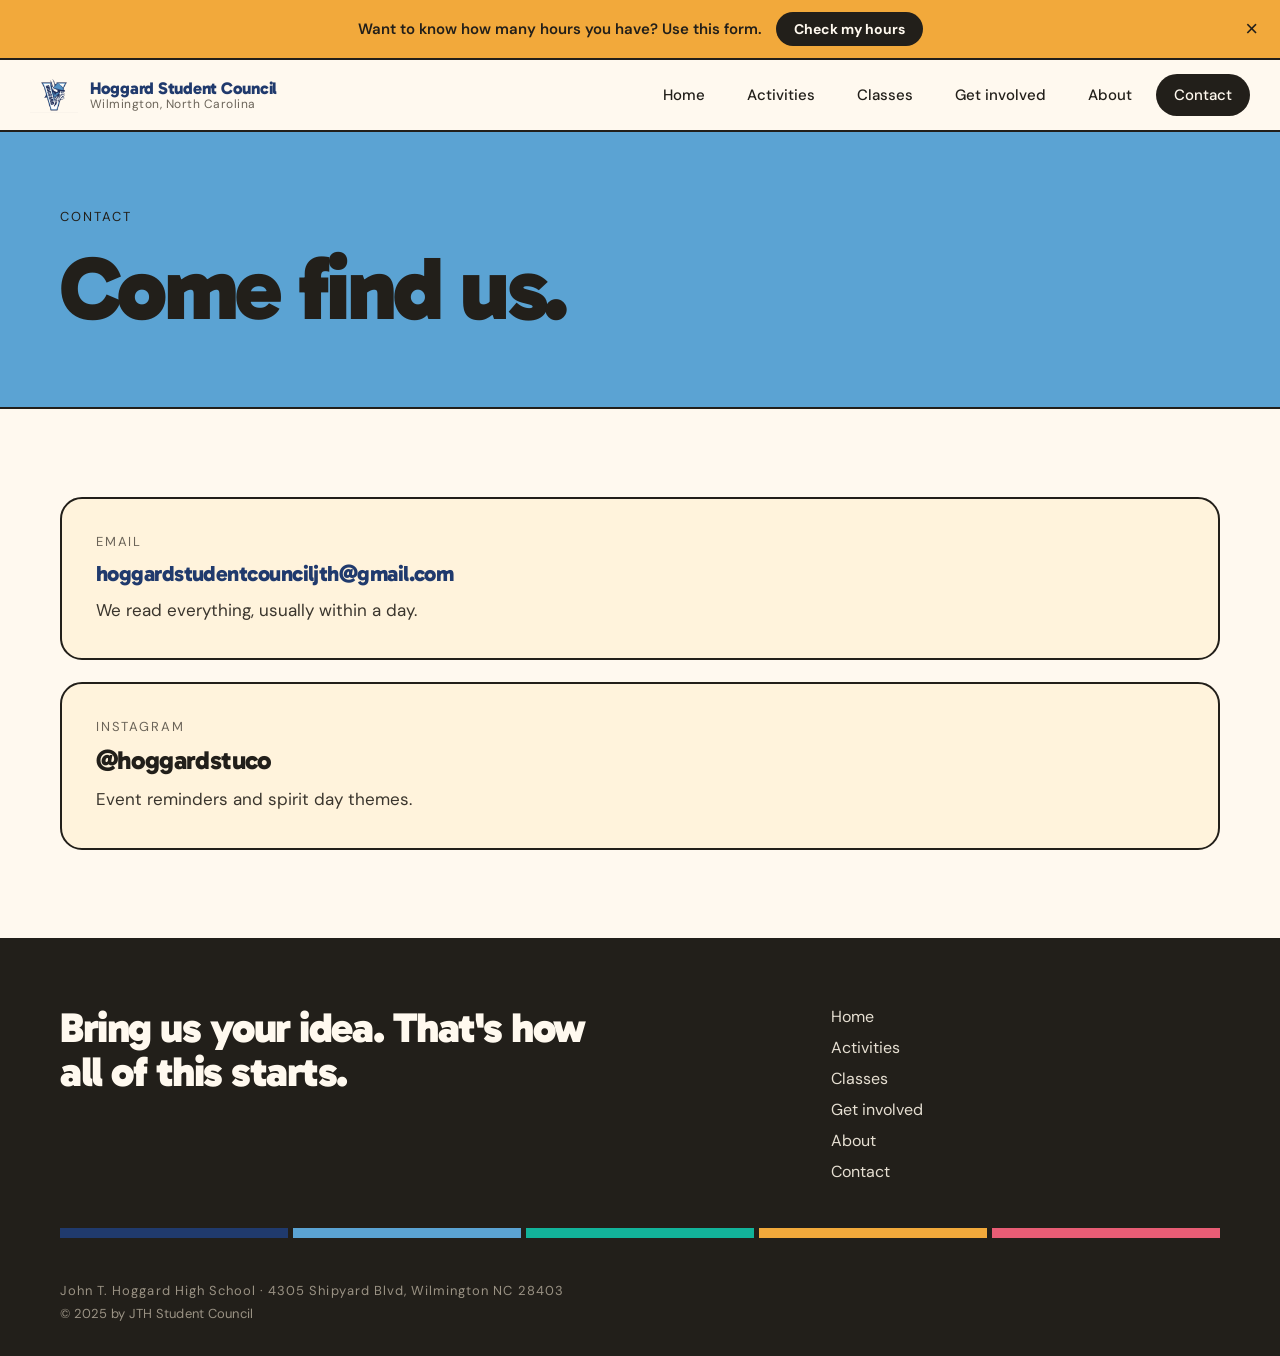
<file: contact.html>
<!DOCTYPE html>
<html lang="en">
<head>
<meta charset="utf-8">
<meta name="viewport" content="width=device-width, initial-scale=1">
<title>Contact — Hoggard Student Council</title>
<meta name="description" content="How to reach Hoggard Student Council by email and Instagram.">
<link rel="preconnect" href="https://fonts.googleapis.com">
<link rel="preconnect" href="https://fonts.gstatic.com" crossorigin>
<link href="https://fonts.googleapis.com/css2?family=Gabarito:wght@500;600;700;800;900&family=DM+Sans:opsz,wght@9..40,400;9..40,500;9..40,700&display=swap" rel="stylesheet">
<link rel="icon" type="image/png" href="assets/favicon.png">
<link rel="stylesheet" href="assets/styles.css">
<script src="assets/nav.js" defer></script>
</head>
<body>

<div class="hours-banner" id="hours-banner">
  <span class="hours-banner-text">Want to know how many hours you have? Use this form.</span>
  <a href="https://docs.google.com/forms/d/e/1FAIpQLScogmnDwf92Gzd6Z391cQ0J_jlADng7BORsAsleHs7_L-g8Vw/viewform?usp=header" class="hours-banner-btn" target="_blank" rel="noopener">Check my hours</a>
  <button class="hours-banner-close" id="hours-banner-close" aria-label="Dismiss this banner">&times;</button>
</div>
<script>
  try {
    if (localStorage.getItem('hoursBannerDismissed') === '1') {
      document.getElementById('hours-banner').style.display = 'none';
    }
  } catch (e) {}
</script>

<header class="site-header">
  <a class="brand" href="index.html">
    <img class="brand-mark" src="assets/favicon.png" alt="Hoggard Student Council logo">
    <span class="brand-text">
      <span class="brand-name">Hoggard Student Council</span>
      <span class="brand-sub">Wilmington, North Carolina</span>
    </span>
  </a>
  <button class="nav-toggle" aria-label="Menu" aria-expanded="false">
    <svg class="icon-open" viewBox="0 0 24 24" fill="none" stroke="currentColor" stroke-width="2" stroke-linecap="round"><line x1="3" y1="6" x2="21" y2="6"/><line x1="3" y1="12" x2="21" y2="12"/><line x1="3" y1="18" x2="21" y2="18"/></svg>
    <svg class="icon-close" viewBox="0 0 24 24" fill="none" stroke="currentColor" stroke-width="2" stroke-linecap="round"><line x1="5" y1="5" x2="19" y2="19"/><line x1="19" y1="5" x2="5" y2="19"/></svg>
  </button>
  <nav class="primary-nav">
    <a href="index.html">Home</a>
    <a href="activities.html">Activities</a>
    <a href="classes-seniors.html">Classes</a>
    <a href="join.html">Get involved</a>
    <a href="about.html">About</a>
    <a href="contact.html" class="active">Contact</a>
  </nav>
</header>

<main>

  <section class="page-header hdr-sky">
    <div class="wrap">
      <span class="eyebrow">Contact</span>
      <h1>Come find us.</h1>
    </div>
  </section>

  <section class="section">
    <div class="wrap" style="display: grid; gap: 22px;">
      <div class="contact-card">
        <span class="label">Email</span>
        <a class="value" href="mailto:hoggardstudentcounciljth@gmail.com" style="font-size: 22px;">hoggardstudentcounciljth@gmail.com</a>
        <span class="note">We read everything, usually within a day.</span>
      </div>
      <div class="contact-card">
        <span class="label">Instagram</span>
        <span class="value">@hoggardstuco</span>
        <span class="note">Event reminders and spirit day themes.</span>
      </div>
    </div>
  </section>

</main>

<footer class="site-footer">
  <div class="footer-wrap">
    <div class="footer-top">
      <span class="footer-headline">Bring us your idea. That's how all of this starts.</span>
      <nav class="footer-nav">
        <a href="index.html">Home</a>
        <a href="activities.html">Activities</a>
        <a href="classes-seniors.html">Classes</a>
        <a href="join.html">Get involved</a>
        <a href="about.html">About</a>
        <a href="contact.html">Contact</a>
      </nav>
    </div>
    <div class="footer-stripe">
      <div class="bg-navy"></div>
      <div class="bg-sky"></div>
      <div class="bg-teal"></div>
      <div class="bg-gold"></div>
      <div class="bg-coral"></div>
    </div>
    <div style="display: grid; gap: 6px;">
      <span class="footer-address">John T. Hoggard High School &middot; 4305 Shipyard Blvd, Wilmington NC 28403</span>
      <span class="footer-copyright">&copy; 2025 by JTH Student Council</span>
    </div>
  </div>
</footer>

</body>
</html>
</file>
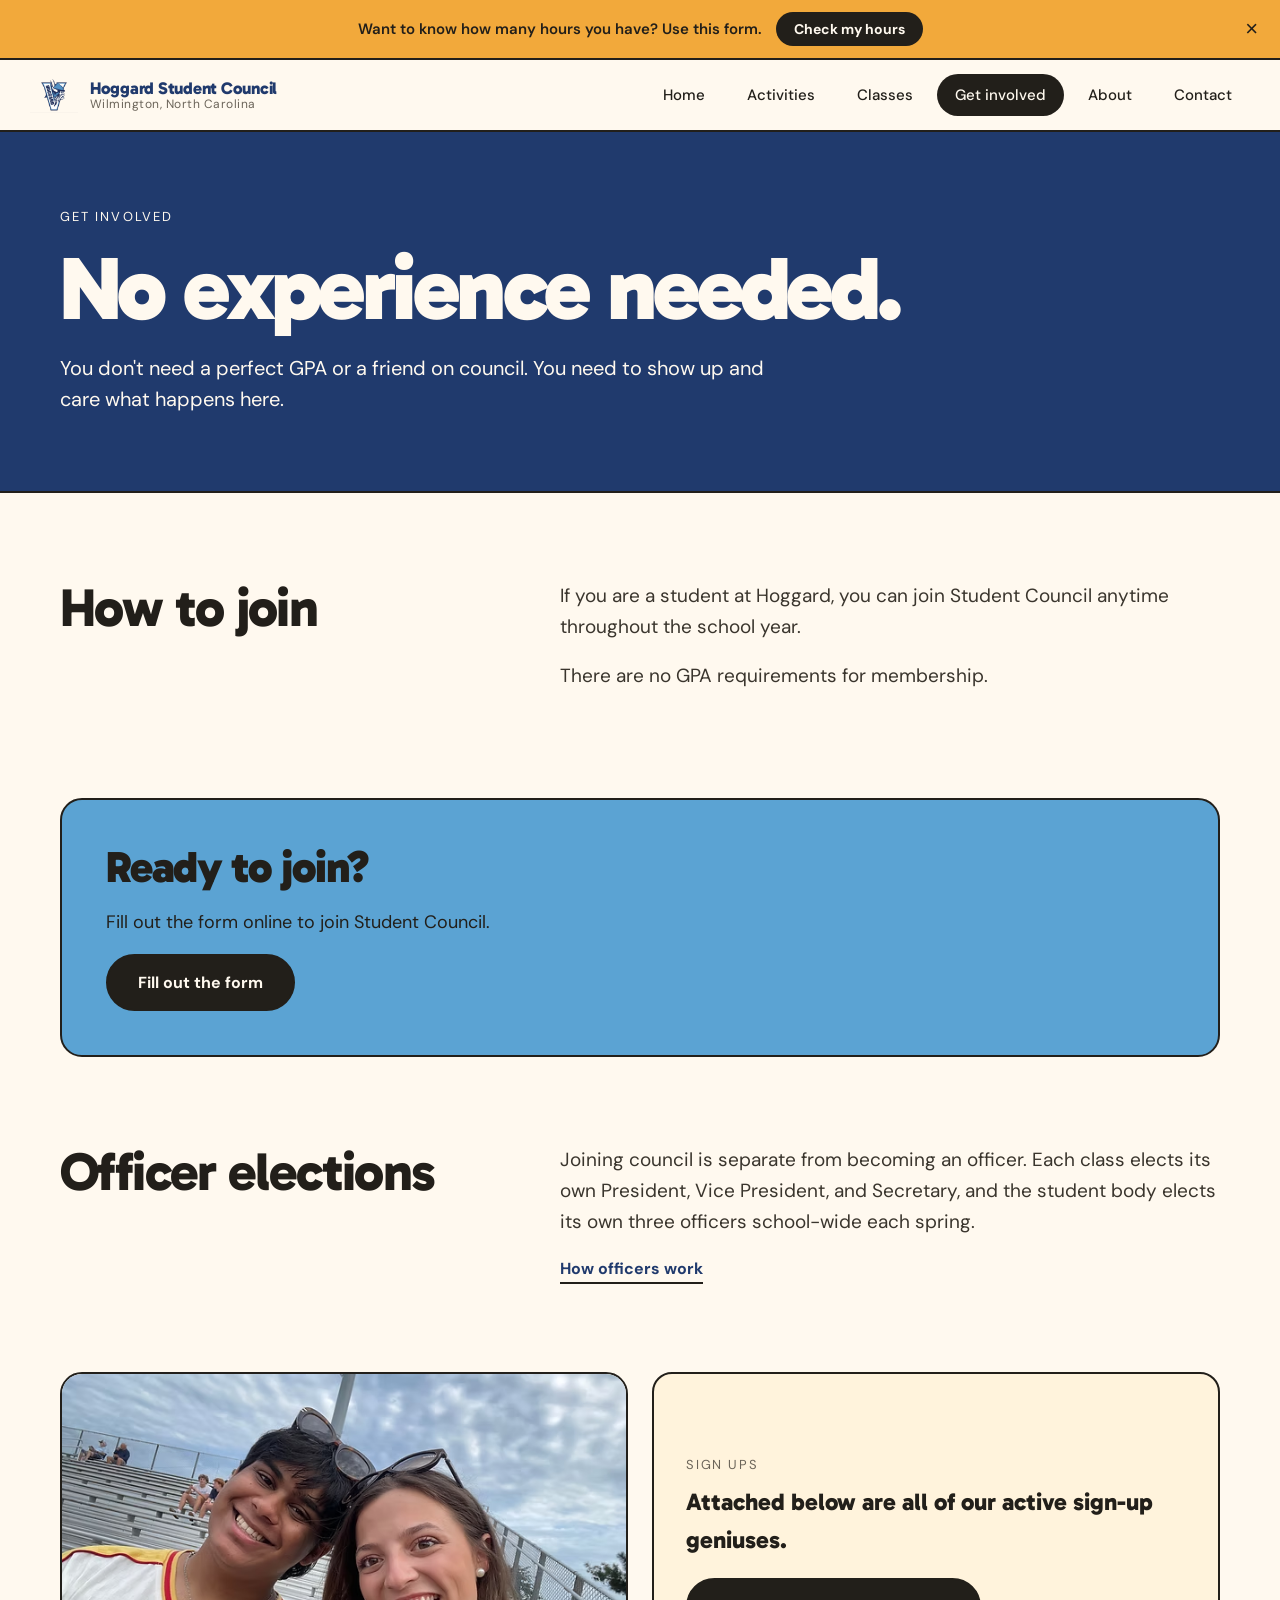
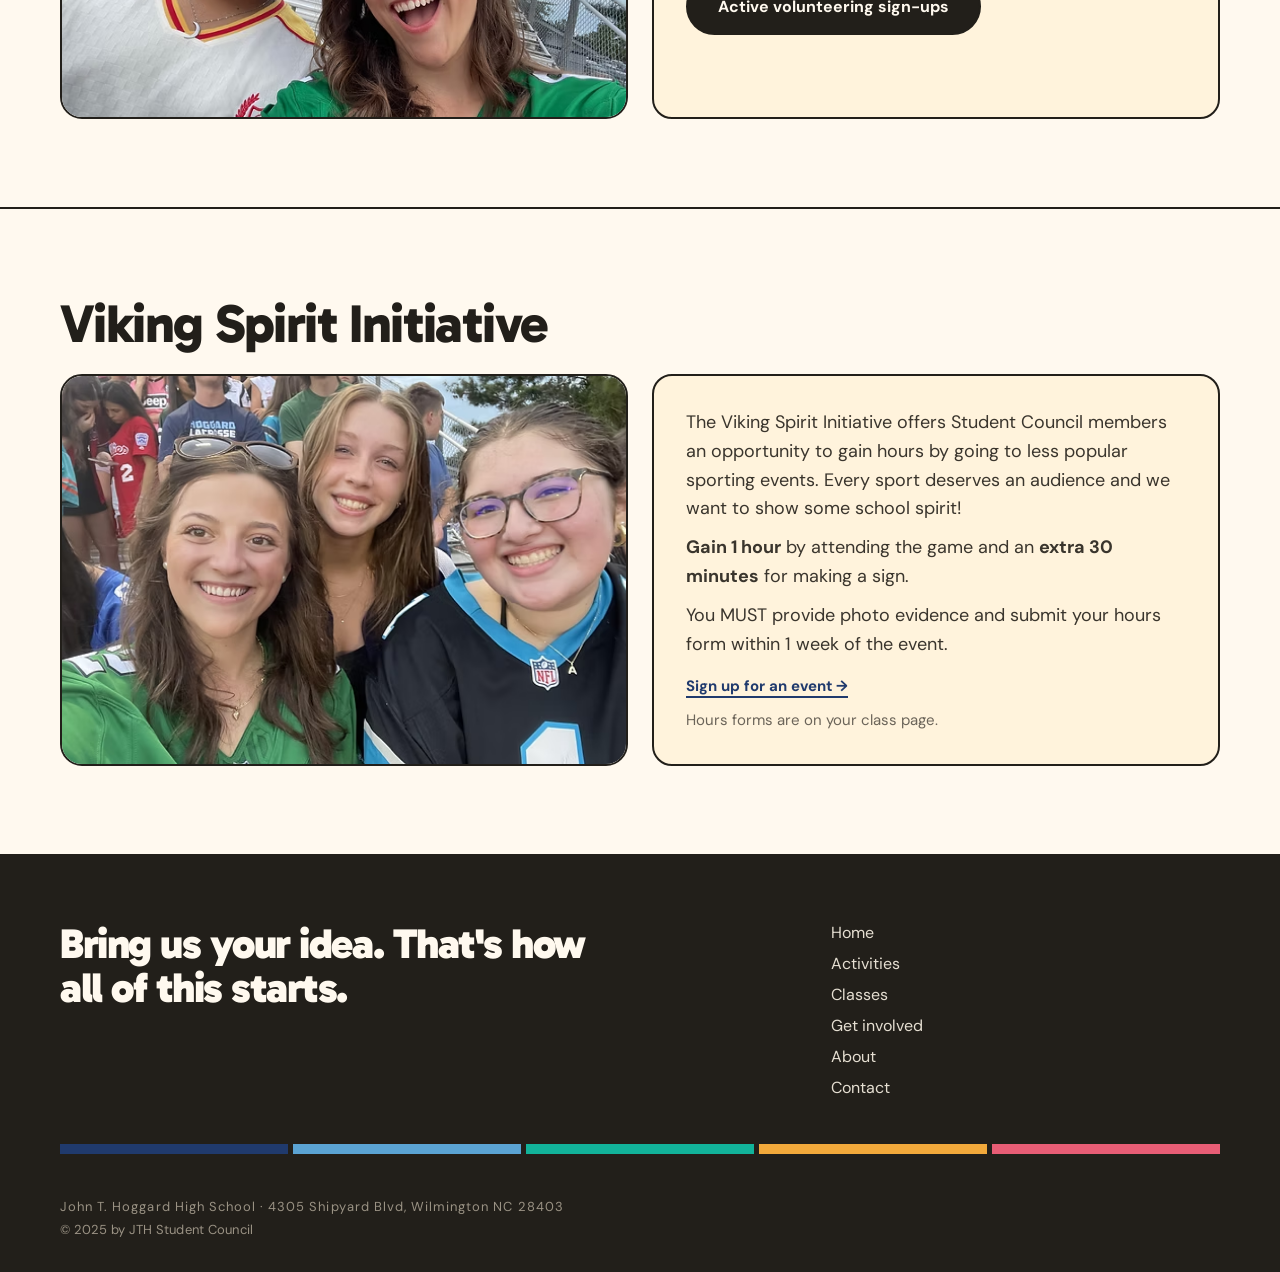
<file: join.html>
<!DOCTYPE html>
<html lang="en">
<head>
<meta charset="utf-8">
<meta name="viewport" content="width=device-width, initial-scale=1">
<title>Get Involved — Hoggard Student Council</title>
<meta name="description" content="How to join Hoggard Student Council, plus volunteer sign-ups and the Viking Spirit Initiative.">
<link rel="preconnect" href="https://fonts.googleapis.com">
<link rel="preconnect" href="https://fonts.gstatic.com" crossorigin>
<link href="https://fonts.googleapis.com/css2?family=Gabarito:wght@500;600;700;800;900&family=DM+Sans:opsz,wght@9..40,400;9..40,500;9..40,700&display=swap" rel="stylesheet">
<link rel="icon" type="image/png" href="assets/favicon.png">
<link rel="stylesheet" href="assets/styles.css">
<script src="assets/nav.js" defer></script>
</head>
<body>

<div class="hours-banner" id="hours-banner">
  <span class="hours-banner-text">Want to know how many hours you have? Use this form.</span>
  <a href="https://docs.google.com/forms/d/e/1FAIpQLScogmnDwf92Gzd6Z391cQ0J_jlADng7BORsAsleHs7_L-g8Vw/viewform?usp=header" class="hours-banner-btn" target="_blank" rel="noopener">Check my hours</a>
  <button class="hours-banner-close" id="hours-banner-close" aria-label="Dismiss this banner">&times;</button>
</div>
<script>
  try {
    if (localStorage.getItem('hoursBannerDismissed') === '1') {
      document.getElementById('hours-banner').style.display = 'none';
    }
  } catch (e) {}
</script>

<header class="site-header">
  <a class="brand" href="index.html">
    <img class="brand-mark" src="assets/favicon.png" alt="Hoggard Student Council logo">
    <span class="brand-text">
      <span class="brand-name">Hoggard Student Council</span>
      <span class="brand-sub">Wilmington, North Carolina</span>
    </span>
  </a>
  <button class="nav-toggle" aria-label="Menu" aria-expanded="false">
    <svg class="icon-open" viewBox="0 0 24 24" fill="none" stroke="currentColor" stroke-width="2" stroke-linecap="round"><line x1="3" y1="6" x2="21" y2="6"/><line x1="3" y1="12" x2="21" y2="12"/><line x1="3" y1="18" x2="21" y2="18"/></svg>
    <svg class="icon-close" viewBox="0 0 24 24" fill="none" stroke="currentColor" stroke-width="2" stroke-linecap="round"><line x1="5" y1="5" x2="19" y2="19"/><line x1="19" y1="5" x2="5" y2="19"/></svg>
  </button>
  <nav class="primary-nav">
    <a href="index.html">Home</a>
    <a href="activities.html">Activities</a>
    <a href="classes-seniors.html">Classes</a>
    <a href="join.html" class="active">Get involved</a>
    <a href="about.html">About</a>
    <a href="contact.html">Contact</a>
  </nav>
</header>

<main>

  <section class="page-header hdr-navy">
    <div class="wrap">
      <span class="eyebrow">Get involved</span>
      <h1>No experience needed.</h1>
      <p>You don't need a perfect GPA or a friend on council. You need to show up and care what happens here.</p>
    </div>
  </section>

  <section class="section" style="padding-bottom: 0;">
    <div class="wrap intro-grid">
      <h2>How to join</h2>
      <div class="intro-copy">
        <p>If you are a student at Hoggard, you can join Student Council anytime throughout the school year.</p>
        <p>There are no GPA requirements for membership.</p>
      </div>
    </div>
  </section>

  <section class="section">
    <div class="wrap" style="display: grid; gap: 22px;">
      <div class="cta-box bg-sky">
        <span class="headline">Ready to join?</span>
        <span class="body">Fill out the form online to join Student Council.</span>
        <a href="https://docs.google.com/forms/d/e/1FAIpQLSemTT3yfd8wEFdOIlHddeWFXZtVncG6wV61OJwXkWG0Eixldw/viewform?usp=publish-editor" class="btn" target="_blank" rel="noopener">Fill out the form</a>
      </div>
    </div>
  </section>

  <section class="section" style="padding-top: 0;">
    <div class="wrap intro-grid">
      <h2>Officer elections</h2>
      <div class="intro-copy">
        <p>Joining council is separate from becoming an officer. Each class elects its own President, Vice President, and Secretary, and the student body elects its own three officers school-wide each spring.</p>
        <a href="about.html" class="more-link">How officers work</a>
      </div>
    </div>
  </section>

  <section class="section border-b" style="padding-top: 0;">
    <div class="wrap about-photo-row">
      <div class="about-photo-frame">
        <img class="photo-fill" src="assets/img/vikinginitiative2.avif" alt="Student Council volunteering">
      </div>
      <div class="reps-box" style="align-content: center;">
        <span class="label">Sign ups</span>
        <span class="body" style="font-weight: 800; font-family: 'Gabarito', sans-serif; font-size: 24px; color: var(--ink);">Attached below are all of our active sign-up geniuses.</span>
        <a href="https://docs.google.com/document/d/1ftftd9CgulBTsE6Uw-_Q4fHaO6juaIoBFzUzuW2mVmo/edit?tab=t.0" class="btn btn-solid" style="width: fit-content; margin-top: 8px;" target="_blank" rel="noopener">Active volunteering sign-ups</a>
      </div>
    </div>
  </section>

  <section class="section">
    <div class="wrap" style="display: grid; gap: 22px;">
      <div class="title-row">
        <h2>Viking Spirit Initiative</h2>
      </div>
      <div class="about-photo-row">
        <div class="about-photo-frame">
          <img class="photo-fill" src="assets/img/vikinginitiative.avif" alt="Viking Spirit Initiative">
        </div>
        <div class="reps-box" style="align-content: center;">
          <span class="body">The Viking Spirit Initiative offers Student Council members an opportunity to gain hours by going to less popular sporting events. Every sport deserves an audience and we want to show some school spirit!</span>
          <span class="body"><strong>Gain 1 hour</strong> by attending the game and an <strong>extra 30 minutes</strong> for making a sign.</span>
          <span class="body">You MUST provide photo evidence and submit your hours form within 1 week of the event.</span>
          <div style="display: flex; flex-wrap: wrap; gap: 18px; margin-top: 8px;">
            <a href="https://www.signupgenius.com/go/10C084FA4A92DA4F8C70-58428633-viking#/" class="card-link" target="_blank" rel="noopener">Sign up for an event &rarr;</a>
          </div>
          <span class="body" style="font-size: 15px; color: var(--muted);">Hours forms are on your class page.</span>
        </div>
      </div>
    </div>
  </section>

</main>

<footer class="site-footer">
  <div class="footer-wrap">
    <div class="footer-top">
      <span class="footer-headline">Bring us your idea. That's how all of this starts.</span>
      <nav class="footer-nav">
        <a href="index.html">Home</a>
        <a href="activities.html">Activities</a>
        <a href="classes-seniors.html">Classes</a>
        <a href="join.html">Get involved</a>
        <a href="about.html">About</a>
        <a href="contact.html">Contact</a>
      </nav>
    </div>
    <div class="footer-stripe">
      <div class="bg-navy"></div>
      <div class="bg-sky"></div>
      <div class="bg-teal"></div>
      <div class="bg-gold"></div>
      <div class="bg-coral"></div>
    </div>
    <div style="display: grid; gap: 6px;">
      <span class="footer-address">John T. Hoggard High School &middot; 4305 Shipyard Blvd, Wilmington NC 28403</span>
      <span class="footer-copyright">&copy; 2025 by JTH Student Council</span>
    </div>
  </div>
</footer>

</body>
</html>
</file>
<file: assets/styles.css>
/* Hoggard Student Council — shared styles
   Palette: Coastal (navy + Columbia blue as school-color base, five-color
   accent set layered on top). See chats/chat1.md for the design rationale. */

:root {
  --paper: #FFF9EF;
  --cream: #FFF3DC;
  --ink: #221F1A;
  --ink-soft: #3A352D;
  --muted: #6B6459;
  --gray-slot: #E4DFD9;

  --navy: #203A6D;   --navy-fg: #FFF9EF;
  --sky: #5BA3D3;    --sky-fg: #221F1A;
  --teal: #12B39A;   --teal-fg: #FFF9EF;
  --gold: #F2A93B;   --gold-fg: #221F1A;
  --coral: #E85D75;  --coral-fg: #FFF9EF;
}

* { box-sizing: border-box; }
html, body { margin: 0; padding: 0; }
body {
  background: var(--paper);
  color: var(--ink);
  font-family: 'DM Sans', Helvetica, Arial, sans-serif;
  -webkit-font-smoothing: antialiased;
  overflow-x: hidden;
}
h1, h2, h3, .display {
  font-family: 'Gabarito', sans-serif;
  margin: 0;
}
p { margin: 0; }
a { color: var(--navy); text-decoration: none; }
a:hover { color: #FF6A2B; }

@keyframes rise {
  from { opacity: 0; transform: translateY(26px); }
  to { opacity: 1; transform: translateY(0); }
}
@keyframes pop {
  from { opacity: 0; transform: scale(0.97); }
  to { opacity: 1; transform: scale(1); }
}
main { animation: pop 350ms ease-out both; }

/* Header / primary nav */
.hours-banner {
  position: relative;
  background: var(--gold);
  color: var(--gold-fg);
  border-bottom: 2px solid var(--ink);
  display: flex;
  align-items: center;
  justify-content: center;
  flex-wrap: wrap;
  gap: 14px;
  padding: 12px 54px;
  text-align: center;
}
.hours-banner-text { font-size: 15px; font-weight: 600; }
.hours-banner-btn {
  cursor: pointer;
  background: var(--ink);
  color: var(--paper);
  padding: 8px 18px;
  border-radius: 999px;
  font-weight: 700;
  font-size: 14px;
  white-space: nowrap;
  transition: transform 160ms;
}
.hours-banner-btn:hover { transform: translateY(-2px); color: var(--paper); }
.hours-banner-close {
  position: absolute;
  right: 14px;
  top: 50%;
  transform: translateY(-50%);
  background: none;
  border: none;
  cursor: pointer;
  font-size: 22px;
  line-height: 1;
  color: var(--gold-fg);
  padding: 4px 8px;
}
.hours-banner-close:hover { opacity: 0.7; }

.site-header {
  position: sticky;
  top: 0;
  z-index: 60;
  background: var(--paper);
  border-bottom: 2px solid var(--ink);
  display: flex;
  align-items: center;
  justify-content: space-between;
  gap: 24px;
  padding: 14px 30px;
}
.brand {
  display: flex;
  align-items: center;
  gap: 12px;
  cursor: pointer;
}
.brand-mark {
  height: 36px;
  width: auto;
  display: block;
  flex: none;
}
.brand-text {
  display: grid;
  line-height: 1.05;
}
.brand-name {
  font-family: 'Gabarito', sans-serif;
  font-weight: 800;
  font-size: 17px;
  letter-spacing: -0.015em;
}
.brand-sub {
  font-size: 12px;
  color: var(--muted);
  letter-spacing: 0.04em;
}
.primary-nav {
  display: flex;
  align-items: center;
  gap: 6px;
  flex-wrap: wrap;
  justify-content: flex-end;
}
.primary-nav a {
  cursor: pointer;
  padding: 9px 16px;
  border-radius: 999px;
  font-size: 15px;
  font-weight: 500;
  border: 2px solid transparent;
  color: var(--ink);
  transition: background 150ms, color 150ms, border-color 150ms;
}
.primary-nav a:hover { border-color: var(--ink); color: var(--ink); }
.primary-nav a.active {
  background: var(--ink);
  color: var(--paper);
}
.primary-nav a.active:hover { color: var(--paper); }

.nav-toggle {
  display: none;
  cursor: pointer;
  width: 40px;
  height: 40px;
  flex: none;
  border: 2px solid var(--ink);
  border-radius: 10px;
  background: var(--paper);
  padding: 0;
  align-items: center;
  justify-content: center;
}
.nav-toggle svg { width: 20px; height: 20px; display: block; }
.nav-toggle .icon-close { display: none; }
.nav-toggle[aria-expanded="true"] .icon-open { display: none; }
.nav-toggle[aria-expanded="true"] .icon-close { display: block; }

/* Buttons */
.btn {
  cursor: pointer;
  display: inline-block;
  padding: 16px 30px;
  border-radius: 999px;
  font-weight: 700;
  font-size: 16px;
  transition: transform 160ms;
  border: 2px solid var(--ink);
}
.btn:hover { transform: translateY(-3px); }
.btn-solid { background: var(--ink); color: var(--paper); }
.btn-solid:hover { color: var(--paper); }
.btn-outline { background: transparent; color: var(--ink); }
.btn-outline:hover { color: var(--ink); }

/* Section header bands (per-page hero strips) */
.page-header {
  border-bottom: 2px solid var(--ink);
  padding: 76px 30px;
}
.page-header .wrap {
  max-width: 1160px;
  margin: 0 auto;
  display: grid;
  gap: 22px;
}
.eyebrow {
  font-size: 13px;
  letter-spacing: 0.16em;
  text-transform: uppercase;
}
.page-header h1 {
  font-weight: 900;
  font-size: clamp(40px, 7vw, 92px);
  line-height: 0.94;
  letter-spacing: -0.04em;
  max-width: 20ch;
  animation: rise 550ms ease-out both;
}
.page-header p {
  font-size: 20px;
  line-height: 1.55;
  max-width: 52ch;
}
.hdr-navy { background: var(--navy); color: var(--navy-fg); }
.hdr-sky { background: var(--sky); color: var(--sky-fg); }
.hdr-teal { background: var(--teal); color: var(--teal-fg); }
.hdr-gold { background: var(--gold); color: var(--gold-fg); }
.hdr-coral { background: var(--coral); color: var(--coral-fg); }

.section { padding: 88px 30px; }
.section.border-b { border-bottom: 2px solid var(--ink); }
.wrap { max-width: 1160px; margin: 0 auto; }

/* Home hero (banner card layout, no tint) */
.hero-banner {
  border-bottom: 2px solid var(--ink);
  padding: 76px 30px 60px;
  display: grid;
  gap: 44px;
}
.hero-banner .wrap { display: grid; gap: 24px; }
.hero-banner .eyebrow-pill {
  width: fit-content;
  background: var(--ink);
  color: var(--paper);
  font-size: 13px;
  font-weight: 500;
  letter-spacing: 0.14em;
  text-transform: uppercase;
  padding: 8px 16px;
  border-radius: 999px;
  animation: rise 500ms ease-out both;
}
.hero-banner h1 {
  font-weight: 900;
  font-size: clamp(46px, 8vw, 104px);
  line-height: 0.92;
  letter-spacing: -0.04em;
  max-width: 20ch;
  animation: rise 600ms ease-out 60ms both;
}
.hero-banner .hero-copy-row {
  display: grid;
  grid-template-columns: minmax(0, 1fr) auto;
  gap: 40px;
  align-items: end;
}
.hero-banner .hero-copy-row p {
  font-size: 20px;
  line-height: 1.55;
  max-width: 50ch;
  color: var(--ink-soft);
}
.hero-banner .hero-actions {
  display: flex;
  flex-wrap: wrap;
  gap: 12px;
}
.hero-photo {
  max-width: 1160px;
  margin: 0 auto;
  width: 100%;
  position: relative;
  aspect-ratio: 21 / 9;
  border: 2px solid var(--ink);
  border-radius: 26px;
  overflow: hidden;
  animation: rise 700ms ease-out 200ms both;
}

.photo-fill {
  width: 100%;
  height: 100%;
  object-fit: cover;
  display: block;
}

/* Generic photo placeholder (flat gray box) */
.photo-slot {
  background: var(--gray-slot);
  display: grid;
  place-items: center;
  color: var(--muted);
  font-size: 12px;
  letter-spacing: 0.1em;
  text-transform: uppercase;
  text-align: center;
  width: 100%;
  height: 100%;
}

/* Two-column intro (Who we are / Our mission) */
.intro-grid {
  display: grid;
  grid-template-columns: minmax(0, 0.8fr) minmax(0, 1.2fr);
  gap: 60px;
  align-items: start;
}
.intro-grid h2 {
  font-weight: 800;
  font-size: clamp(32px, 4.2vw, 54px);
  line-height: 1.02;
  letter-spacing: -0.03em;
}
.intro-copy {
  display: grid;
  gap: 18px;
  font-size: 19px;
  line-height: 1.62;
  color: var(--ink-soft);
  max-width: 60ch;
  justify-items: start;
}
.intro-copy .more-link {
  cursor: pointer;
  font-weight: 700;
  font-size: 16px;
  color: var(--navy);
  border-bottom: 2px solid var(--ink);
}

/* Stats band */
.stats-band {
  border-bottom: 2px solid var(--ink);
  display: grid;
  grid-template-columns: repeat(3, 1fr);
}
.stat {
  padding: 46px 34px;
  display: grid;
  gap: 6px;
  border-right: 2px solid var(--ink);
}
.stat:last-child { border-right: none; }
.stat-n {
  font-family: 'Gabarito', sans-serif;
  font-weight: 900;
  font-size: 62px;
  line-height: 1;
  letter-spacing: -0.04em;
}
.stat-label {
  font-size: 14px;
  letter-spacing: 0.12em;
  text-transform: uppercase;
}

/* Section title row with a link on the right */
.title-row {
  display: flex;
  align-items: baseline;
  justify-content: space-between;
  gap: 24px;
  flex-wrap: wrap;
}
.title-row h2 {
  font-weight: 800;
  font-size: clamp(32px, 4.2vw, 54px);
  line-height: 1.02;
  letter-spacing: -0.03em;
}
.title-row .link {
  cursor: pointer;
  font-weight: 700;
  font-size: 16px;
  color: var(--navy);
  border-bottom: 2px solid #FF6A2B;
}

/* Shortcut / activity cards */
.card-grid-3 {
  display: grid;
  grid-template-columns: repeat(3, 1fr);
  gap: 20px;
}
.card-grid-2 {
  display: grid;
  grid-template-columns: repeat(2, 1fr);
  gap: 22px;
}
.shortcut-card {
  border: 2px solid var(--ink);
  border-radius: 20px;
  padding: 32px;
  display: grid;
  gap: 10px;
  align-content: start;
  min-height: 200px;
  transition: transform 180ms, box-shadow 180ms;
}
.shortcut-card:hover { transform: translateY(-6px); box-shadow: 8px 8px 0 var(--ink); }
.shortcut-card.bg-coral:hover { color: var(--coral-fg); }
.shortcut-card.bg-gold:hover { color: var(--gold-fg); }
.shortcut-card.bg-navy:hover { color: var(--navy-fg); }
.shortcut-card .kicker {
  font-size: 13px;
  letter-spacing: 0.14em;
  text-transform: uppercase;
  opacity: 0.8;
}
.shortcut-card .title {
  font-family: 'Gabarito', sans-serif;
  font-weight: 800;
  font-size: 28px;
  letter-spacing: -0.025em;
  line-height: 1.08;
}
.shortcut-card .body { font-size: 16px; line-height: 1.55; }

.activity-card {
  border: 2px solid var(--ink);
  border-radius: 22px;
  padding: 38px;
  display: grid;
  gap: 12px;
  align-content: start;
  transition: transform 180ms, box-shadow 180ms;
}
.activity-card:hover { transform: translate(-4px, -4px); box-shadow: 8px 8px 0 var(--ink); }
.activity-card .season {
  font-size: 13px;
  letter-spacing: 0.14em;
  text-transform: uppercase;
  opacity: 0.85;
}
.activity-card .title {
  font-family: 'Gabarito', sans-serif;
  font-weight: 800;
  font-size: 32px;
  letter-spacing: -0.03em;
  line-height: 1.05;
}
.activity-card .body { font-size: 17px; line-height: 1.58; max-width: 44ch; }
.activity-photo {
  aspect-ratio: 16 / 9;
  border-radius: 14px;
  border: 2px solid var(--ink);
  overflow: hidden;
}
.card-link {
  cursor: pointer;
  font-weight: 700;
  font-size: 15px;
  width: fit-content;
  border-bottom: 2px solid currentColor;
}
.activity-card .card-link:hover { color: inherit; }

.bg-navy { background: var(--navy); color: var(--navy-fg); }
.bg-sky { background: var(--sky); color: var(--sky-fg); }
.bg-teal { background: var(--teal); color: var(--teal-fg); }
.bg-gold { background: var(--gold); color: var(--gold-fg); }
.bg-coral { background: var(--coral); color: var(--coral-fg); }
.bg-ink { background: var(--ink); color: var(--paper); }

/* Classes page */
.pill-nav {
  display: flex;
  flex-wrap: wrap;
  gap: 10px;
}
.pill-nav a {
  cursor: pointer;
  padding: 12px 22px;
  border-radius: 999px;
  border: 2px solid var(--ink);
  font-weight: 700;
  font-size: 16px;
  background: var(--paper);
  color: var(--ink);
  transition: transform 150ms;
}
.pill-nav a:hover { transform: translateY(-3px); color: var(--ink); }
.pill-nav a.active { background: var(--ink); color: var(--paper); }
.pill-nav a.active:hover { color: var(--paper); }

.class-heading {
  display: grid;
  gap: 12px;
}
.class-heading h2 {
  font-weight: 800;
  font-size: clamp(30px, 4vw, 50px);
  letter-spacing: -0.03em;
  line-height: 1.02;
}
.class-heading p {
  font-size: 19px;
  line-height: 1.6;
  color: var(--ink-soft);
  max-width: 56ch;
}
.officer-grid {
  display: grid;
  grid-template-columns: repeat(3, 1fr);
  gap: 20px;
}
.officer-card { display: grid; gap: 14px; }
.officer-photo {
  aspect-ratio: 4 / 5;
  border-radius: 18px;
  border: 2px solid var(--ink);
  overflow: hidden;
}
.officer-meta { display: grid; gap: 5px; }
.role-pill {
  width: fit-content;
  font-size: 11px;
  letter-spacing: 0.12em;
  text-transform: uppercase;
  padding: 5px 11px;
  border-radius: 999px;
  font-weight: 700;
}
.officer-name {
  font-family: 'Gabarito', sans-serif;
  font-weight: 700;
  font-size: 21px;
  letter-spacing: -0.02em;
}
.reps-box {
  border: 2px solid var(--ink);
  border-radius: 20px;
  padding: 32px;
  background: var(--cream);
  display: grid;
  gap: 10px;
}
.reps-box .label {
  font-size: 13px;
  letter-spacing: 0.14em;
  text-transform: uppercase;
  color: var(--muted);
}
.reps-box .body { font-size: 18px; line-height: 1.6; color: var(--ink-soft); max-width: 62ch; }

/* Numbered rows (Get involved steps / About pillars) */
.numbered-row {
  display: grid;
  grid-template-columns: 92px minmax(0, 1fr);
  gap: 32px;
  align-items: start;
  border: 2px solid var(--ink);
  border-radius: 22px;
  padding: 34px;
  background: var(--paper);
  transition: background 180ms;
}
.numbered-row:hover { background: var(--cream); }
.numbered-row .num {
  font-family: 'Gabarito', sans-serif;
  font-weight: 900;
  font-size: 52px;
  line-height: 0.9;
  letter-spacing: -0.04em;
}
.numbered-row .content { display: grid; gap: 8px; }
.numbered-row .title {
  font-family: 'Gabarito', sans-serif;
  font-weight: 800;
  font-size: 27px;
  letter-spacing: -0.025em;
}
.numbered-row .body { font-size: 18px; line-height: 1.6; color: var(--ink-soft); max-width: 62ch; }

.numbered-row.pillar { grid-template-columns: 80px minmax(0, 1fr); }
.numbered-row.pillar .num { font-size: 44px; }
.numbered-row.pillar .title { font-size: 25px; }

.steps-list, .pillar-list { display: grid; gap: 16px; }

.option-card {
  border: 2px solid var(--ink);
  border-radius: 22px;
  padding: 34px;
  background: var(--paper);
  transition: background 180ms;
  display: grid;
  gap: 10px;
  align-content: start;
}
.option-card:hover { background: var(--cream); }
.option-card .title {
  font-family: 'Gabarito', sans-serif;
  font-weight: 800;
  font-size: 25px;
  letter-spacing: -0.025em;
}
.option-card .body { font-size: 18px; line-height: 1.6; color: var(--ink-soft); }

.cta-box {
  border: 2px solid var(--ink);
  border-radius: 22px;
  padding: 44px;
  display: grid;
  gap: 18px;
  justify-items: start;
  margin-top: 18px;
}
.cta-box .headline {
  font-family: 'Gabarito', sans-serif;
  font-weight: 900;
  font-size: clamp(28px, 3.6vw, 44px);
  letter-spacing: -0.035em;
  line-height: 1.05;
  max-width: 26ch;
}
.cta-box .body { font-size: 18px; line-height: 1.6; max-width: 52ch; }
.cta-box .btn { background: var(--ink); color: var(--paper); }
.cta-box .btn:hover { color: var(--paper); }

/* About: mission / photo + info card */
.about-photo-row {
  display: grid;
  grid-template-columns: minmax(0, 1fr) minmax(0, 1fr);
  gap: 24px;
  align-items: stretch;
}
.about-photo-frame {
  border: 2px solid var(--ink);
  border-radius: 22px;
  overflow: hidden;
  min-height: 340px;
  position: relative;
}
.info-card {
  border: 2px solid var(--ink);
  border-radius: 22px;
  padding: 38px;
  background: var(--cream);
  display: grid;
  gap: 22px;
  align-content: center;
}
.info-card .field { display: grid; gap: 7px; }
.info-card .label {
  font-size: 13px;
  letter-spacing: 0.14em;
  text-transform: uppercase;
  color: var(--muted);
}
.info-card .value {
  font-family: 'Gabarito', sans-serif;
  font-weight: 800;
  font-size: 24px;
  letter-spacing: -0.025em;
}
.info-card .note { font-size: 18px; line-height: 1.6; color: var(--ink-soft); }

/* Contact cards */
.contact-grid {
  display: grid;
  grid-template-columns: repeat(3, 1fr);
  gap: 22px;
}
.contact-card {
  border: 2px solid var(--ink);
  border-radius: 22px;
  padding: 34px;
  display: grid;
  gap: 10px;
  align-content: start;
  background: var(--cream);
}
.contact-card .label {
  font-size: 13px;
  letter-spacing: 0.14em;
  text-transform: uppercase;
  color: var(--muted);
}
.contact-card .value {
  font-family: 'Gabarito', sans-serif;
  font-weight: 800;
  font-size: 26px;
  letter-spacing: -0.025em;
  word-break: break-word;
}
.contact-card .note { font-size: 17px; line-height: 1.6; color: var(--ink-soft); }

/* Footer */
.site-footer {
  background: var(--ink);
  color: var(--paper);
  padding: 66px 30px 34px;
  border-top: 2px solid var(--ink);
}
.footer-wrap {
  max-width: 1160px;
  margin: 0 auto;
  display: grid;
  gap: 44px;
}
.footer-top {
  display: grid;
  grid-template-columns: minmax(0, 1.3fr) minmax(0, 0.7fr);
  gap: 48px;
  align-items: start;
}
.footer-headline {
  font-family: 'Gabarito', sans-serif;
  font-weight: 900;
  font-size: clamp(26px, 3.4vw, 42px);
  letter-spacing: -0.035em;
  line-height: 1.05;
  max-width: 24ch;
}
.footer-nav {
  display: grid;
  gap: 8px;
  font-size: 16px;
}
.footer-nav a {
  width: fit-content;
  color: #E6DFD2;
  border-bottom: 2px solid transparent;
}
.footer-nav a:hover { border-color: #C8F04A; color: #E6DFD2; }
.footer-stripe {
  display: grid;
  grid-template-columns: repeat(5, 1fr);
  gap: 5px;
}
.footer-stripe div { height: 10px; }
.footer-address {
  font-size: 13px;
  letter-spacing: 0.08em;
  color: #9A9284;
}
.footer-copyright {
  font-size: 13px;
  letter-spacing: 0.02em;
  color: #9A9284;
}

@media (max-width: 860px) {
  .nav-toggle { display: flex; }
  .primary-nav {
    display: none;
    position: absolute;
    top: 100%;
    left: 0;
    right: 0;
    background: var(--paper);
    border-bottom: 2px solid var(--ink);
    flex-direction: column;
    align-items: stretch;
    padding: 8px 20px 18px;
    gap: 2px;
  }
  .primary-nav.open { display: flex; }
  .primary-nav a { text-align: left; padding: 12px 14px; }
  .intro-grid,
  .about-photo-row,
  .hero-banner .hero-copy-row,
  .footer-top { grid-template-columns: 1fr; }
  .stats-band { grid-template-columns: 1fr; }
  .stat { border-right: none; border-bottom: 2px solid var(--ink); }
  .stat:last-child { border-bottom: none; }
  .card-grid-3,
  .card-grid-2,
  .contact-grid { grid-template-columns: 1fr; }
  .officer-grid { grid-template-columns: repeat(2, 1fr); }
  .numbered-row,
  .numbered-row.pillar { grid-template-columns: 56px minmax(0, 1fr); gap: 20px; }
}

@media (max-width: 480px) {
  .officer-grid { grid-template-columns: 1fr; }
}
</file>
